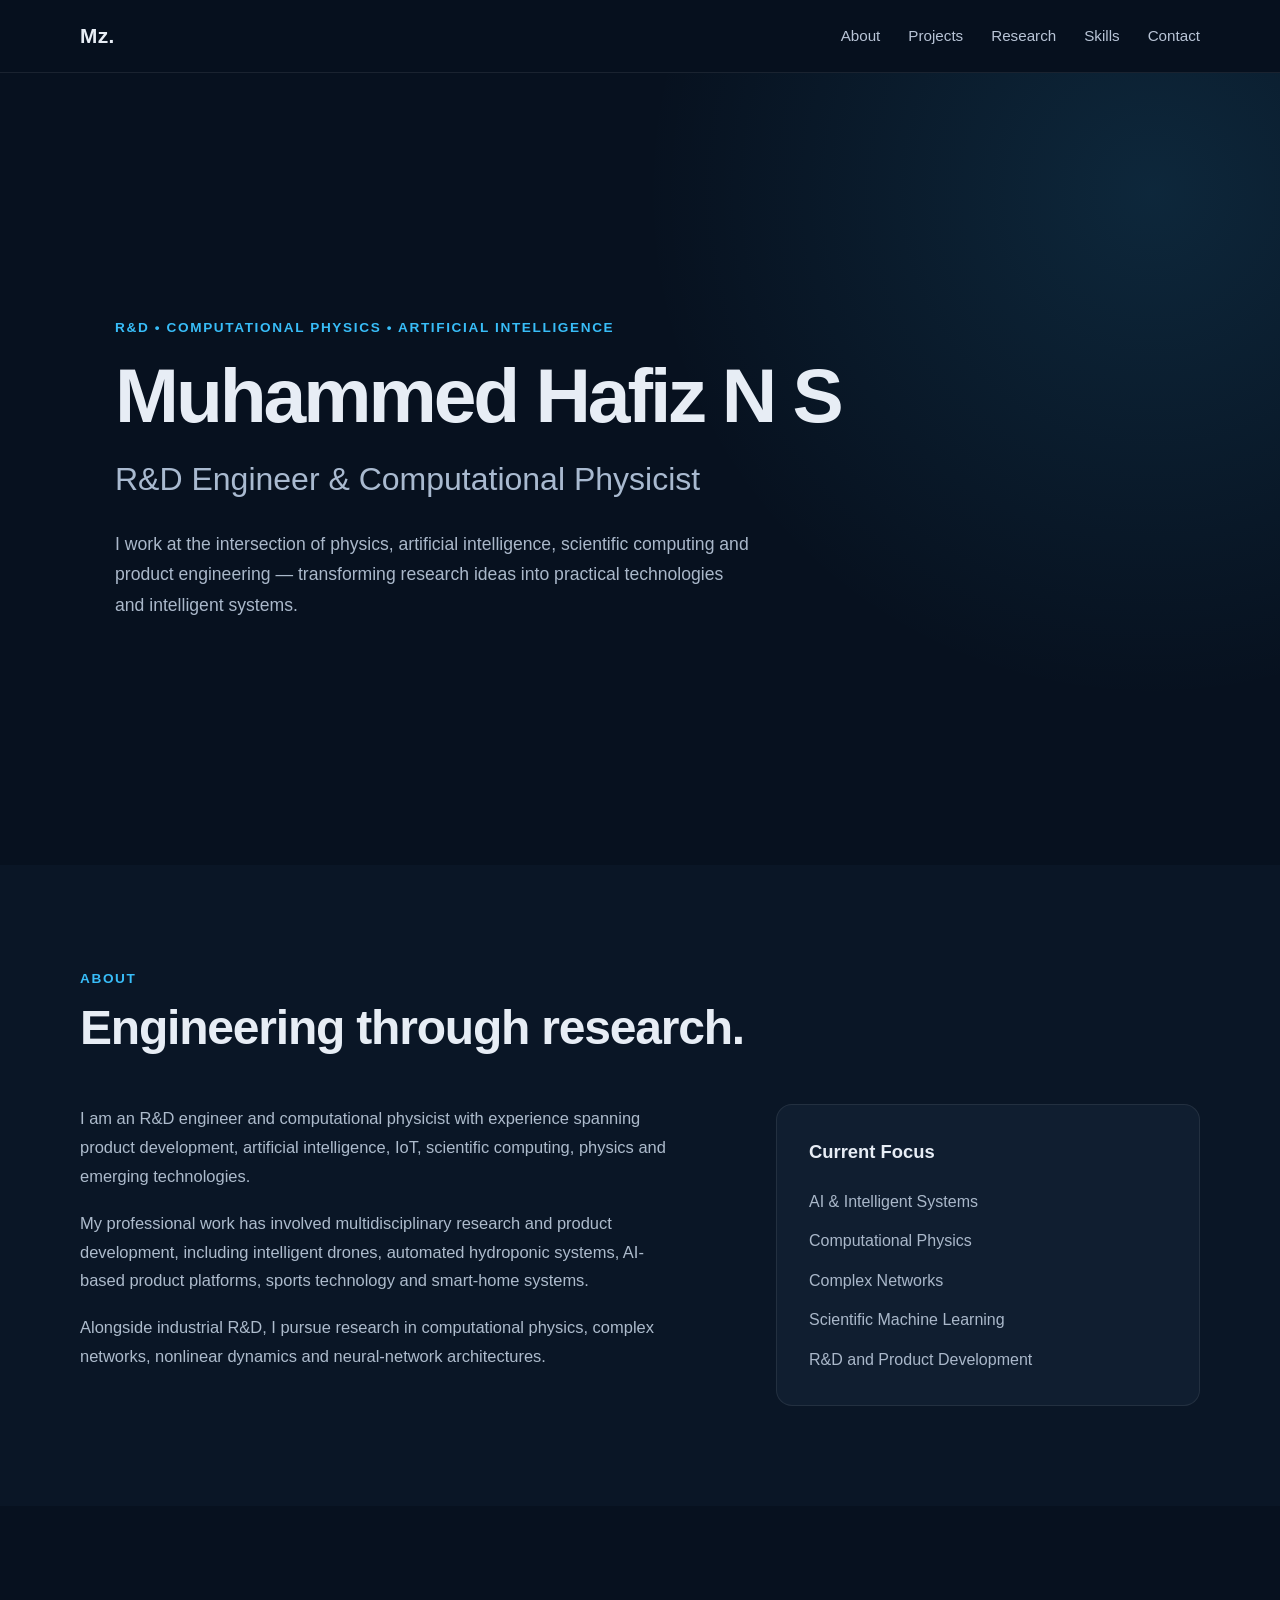
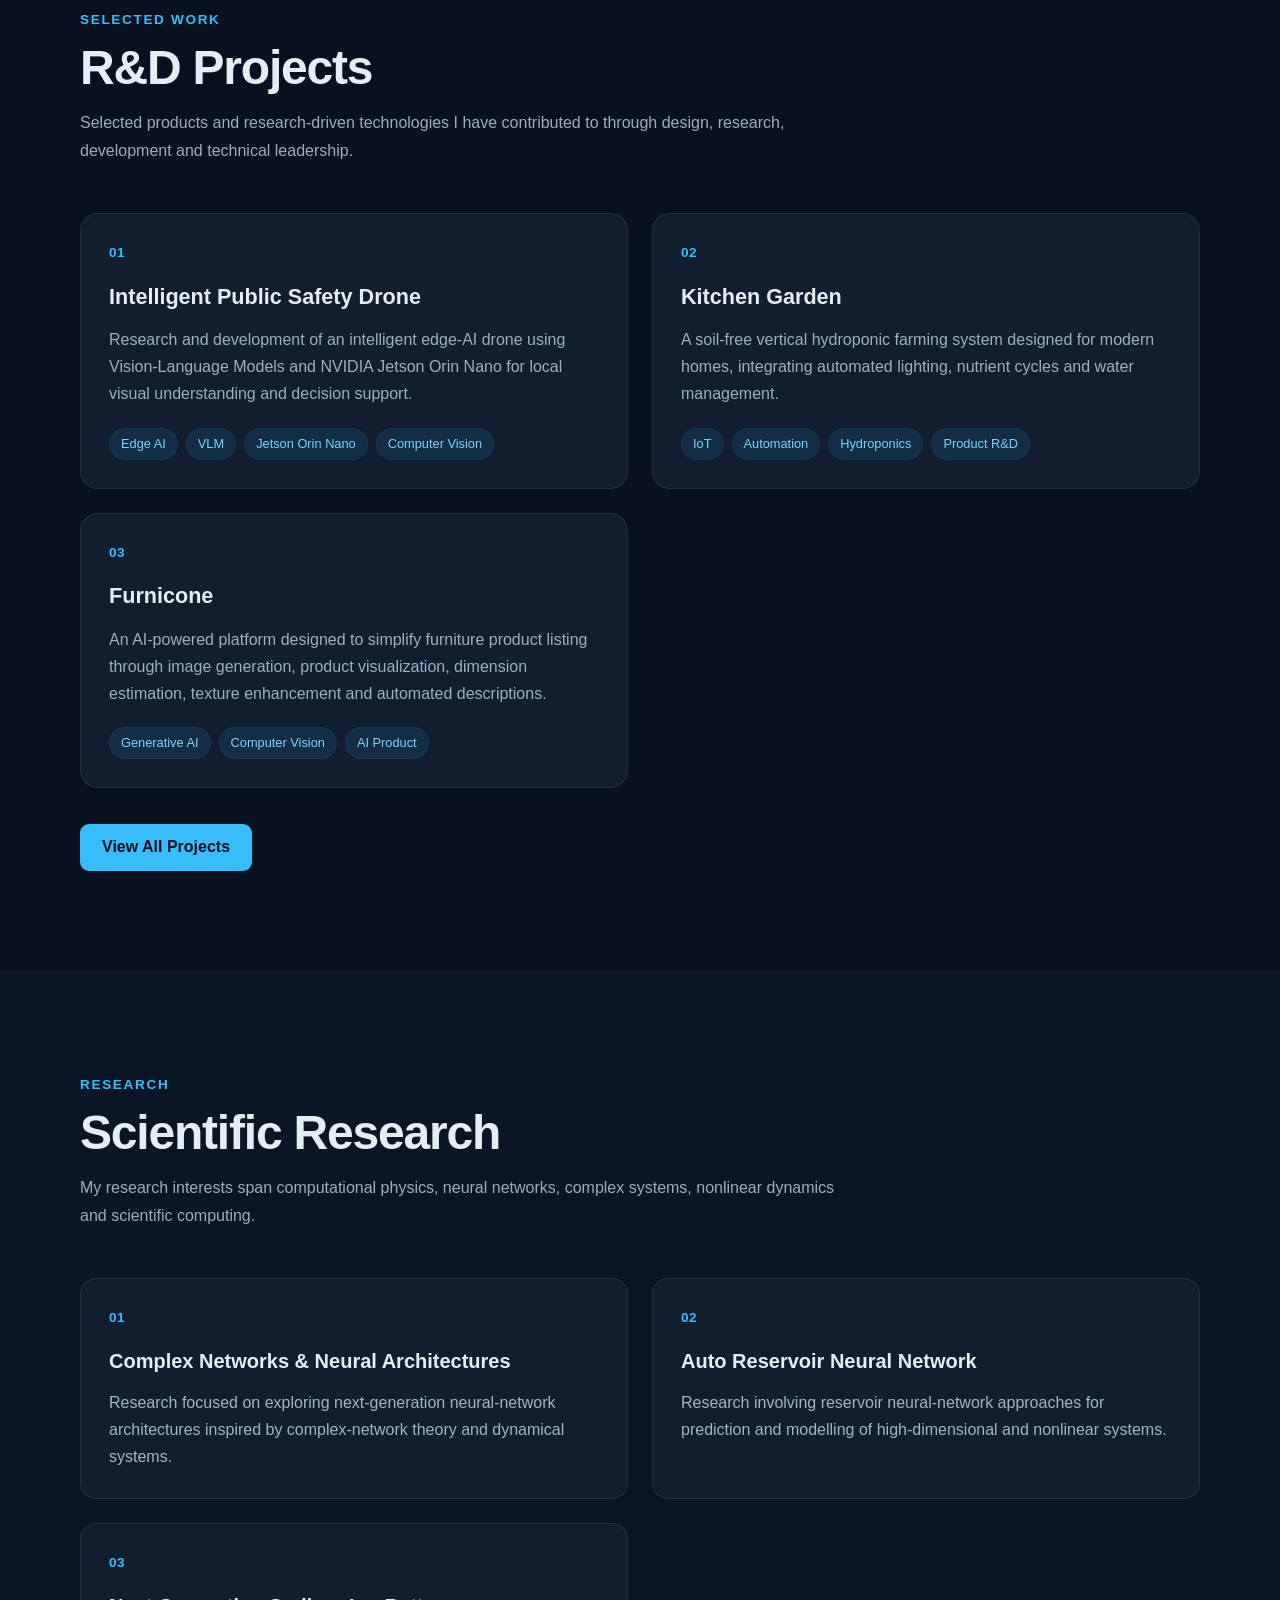
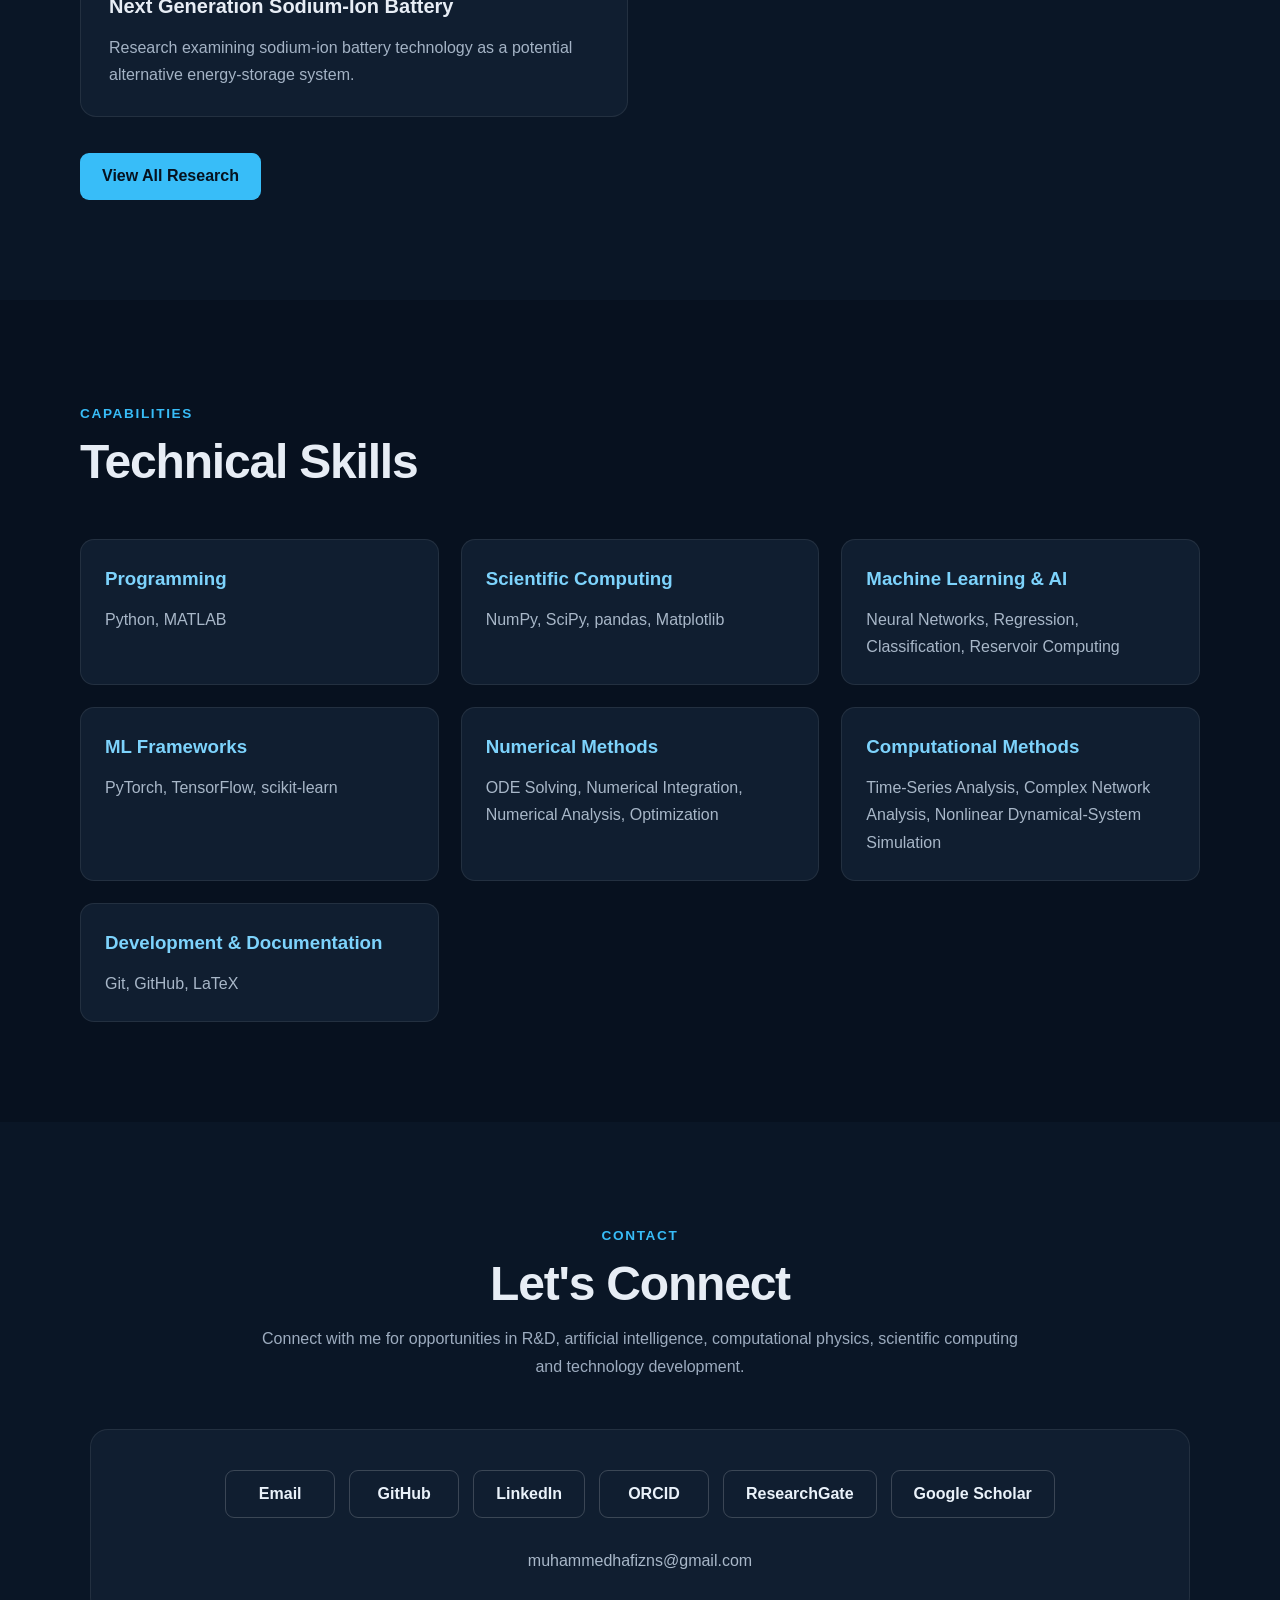
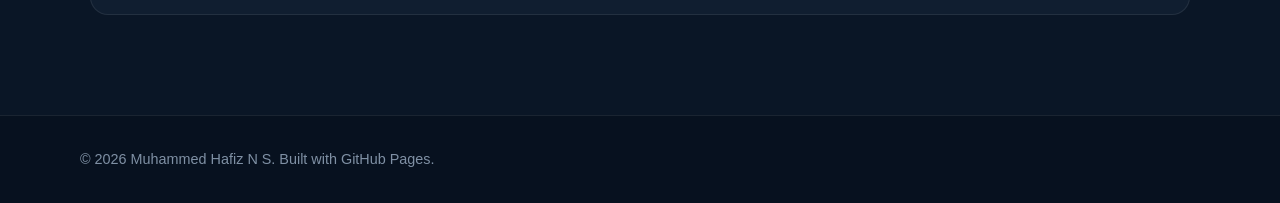
<file: index.html>
<!DOCTYPE html>
<html lang="en">

<head>

    <meta charset="UTF-8">

    <meta name="viewport"
          content="width=device-width, initial-scale=1.0">

    <meta name="description"
          content="Portfolio of Muhammed Hafiz N S - R&D Engineer, Computational Physicist and AI researcher.">

    <meta name="author"
          content="Muhammed Hafiz N S">

    <title>
        Muhammed Hafiz N S | R&D Engineer
    </title>

    <link rel="stylesheet"
          href="style.css">

</head>


<body>


    <!-- =========================================================
         NAVIGATION
    ========================================================== -->

    <nav class="navbar">

        <div class="nav-container">

            <a href="index.html"
               class="logo">

                Mz.

            </a>


            <div class="nav-links">

                <a href="#about">
                    About
                </a>

                <a href="projects.html">
                    Projects
                </a>

                <a href="research.html">
                    Research
                </a>

                <a href="#skills">
                    Skills
                </a>

                <a href="#contact">
                    Contact
                </a>

            </div>

        </div>

    </nav>



    <!-- =========================================================
         MAIN
    ========================================================== -->

    <main>


        <!-- =====================================================
             HERO
        ====================================================== -->

        <section class="hero"
                 id="home">

            <div class="container hero-content">


                <p class="eyebrow">

                    R&D • Computational Physics • Artificial Intelligence

                </p>


                <h1>

                    Muhammed Hafiz N S

                </h1>


                <h2>

                    R&D Engineer &amp; Computational Physicist

                </h2>


                <p class="hero-description">

                    I work at the intersection of physics,
                    artificial intelligence, scientific computing
                    and product engineering — transforming research
                    ideas into practical technologies and intelligent systems.

                </p>


            </div>

        </section>



        <!-- =====================================================
             ABOUT
        ====================================================== -->

        <section class="section section-alt"
                 id="about">

            <div class="container">


                <div class="section-heading">

                    <span>
                        About
                    </span>


                    <h2>
                        Engineering through research.
                    </h2>

                </div>



                <div class="about-grid">


                    <!-- ABOUT TEXT -->

                    <div class="about-text">

                        <p>

                            I am an R&D engineer and computational physicist
                            with experience spanning product development,
                            artificial intelligence, IoT, scientific computing,
                            physics and emerging technologies.

                        </p>


                        <p>

                            My professional work has involved multidisciplinary
                            research and product development, including intelligent
                            drones, automated hydroponic systems, AI-based product
                            platforms, sports technology and smart-home systems.

                        </p>


                        <p>

                            Alongside industrial R&D, I pursue research in
                            computational physics, complex networks,
                            nonlinear dynamics and neural-network architectures.

                        </p>

                    </div>



                    <!-- CURRENT FOCUS -->

                    <div class="about-card">

                        <h3>
                            Current Focus
                        </h3>


                        <p>
                            AI &amp; Intelligent Systems
                        </p>

                        <p>
                            Computational Physics
                        </p>

                        <p>
                            Complex Networks
                        </p>

                        <p>
                            Scientific Machine Learning
                        </p>

                        <p>
                            R&amp;D and Product Development
                        </p>

                    </div>


                </div>

            </div>

        </section>



        <!-- =====================================================
             PROJECTS PREVIEW
        ====================================================== -->

        <section class="section"
                 id="projects">

            <div class="container">


                <div class="section-heading">

                    <span>
                        Selected Work
                    </span>


                    <h2>
                        R&amp;D Projects
                    </h2>


                    <p>

                        Selected products and research-driven technologies
                        I have contributed to through design, research,
                        development and technical leadership.

                    </p>

                </div>



                <div class="project-grid">


                    <!-- =================================================
                         PROJECT 01
                         INTELLIGENT PUBLIC SAFETY DRONE
                    ================================================== -->

                    <article class="project-card">

                        <div class="project-number">
                            01
                        </div>


                        <h3>
                            Intelligent Public Safety Drone
                        </h3>


                        <p>

                            Research and development of an intelligent
                            edge-AI drone using Vision-Language Models
                            and NVIDIA Jetson Orin Nano for local
                            visual understanding and decision support.

                        </p>


                        <div class="tags">

                            <span class="tag">
                                Edge AI
                            </span>

                            <span class="tag">
                                VLM
                            </span>

                            <span class="tag">
                                Jetson Orin Nano
                            </span>

                            <span class="tag">
                                Computer Vision
                            </span>

                        </div>

                    </article>



                    <!-- =================================================
                         PROJECT 02
                         KITCHEN GARDEN
                    ================================================== -->

                    <article class="project-card">

                        <div class="project-number">
                            02
                        </div>


                        <h3>
                            Kitchen Garden
                        </h3>


                        <p>

                            A soil-free vertical hydroponic farming system
                            designed for modern homes, integrating automated
                            lighting, nutrient cycles and water management.

                        </p>


                        <div class="tags">

                            <span class="tag">
                                IoT
                            </span>

                            <span class="tag">
                                Automation
                            </span>

                            <span class="tag">
                                Hydroponics
                            </span>

                            <span class="tag">
                                Product R&amp;D
                            </span>

                        </div>

                    </article>



                    <!-- =================================================
                         PROJECT 03
                         FURNICONE
                    ================================================== -->

                    <article class="project-card">

                        <div class="project-number">
                            03
                        </div>


                        <h3>
                            Furnicone
                        </h3>


                        <p>

                            An AI-powered platform designed to simplify
                            furniture product listing through image generation,
                            product visualization, dimension estimation,
                            texture enhancement and automated descriptions.

                        </p>


                        <div class="tags">

                            <span class="tag">
                                Generative AI
                            </span>

                            <span class="tag">
                                Computer Vision
                            </span>

                            <span class="tag">
                                AI Product
                            </span>

                        </div>

                    </article>


                </div>



                <!-- PROJECT ACTION -->

                <div class="section-actions">

                    <a href="projects.html"
                       class="btn btn-primary">

                        View All Projects

                    </a>

                </div>


            </div>

        </section>



        <!-- =====================================================
             RESEARCH PREVIEW
        ====================================================== -->

        <section class="section section-alt"
                 id="research">

            <div class="container">


                <div class="section-heading">

                    <span>
                        Research
                    </span>


                    <h2>
                        Scientific Research
                    </h2>


                    <p>

                        My research interests span computational physics,
                        neural networks, complex systems,
                        nonlinear dynamics and scientific computing.

                    </p>

                </div>



                <div class="research-grid">


                    <!-- =================================================
                         RESEARCH 01
                    ================================================== -->

                    <article class="research-card">

                        <div class="project-number">
                            01
                        </div>


                        <h3>
                            Complex Networks &amp; Neural Architectures
                        </h3>


                        <p>

                            Research focused on exploring next-generation
                            neural-network architectures inspired by
                            complex-network theory and dynamical systems.

                        </p>

                    </article>



                    <!-- =================================================
                         RESEARCH 02
                    ================================================== -->

                    <article class="research-card">

                        <div class="project-number">
                            02
                        </div>


                        <h3>
                            Auto Reservoir Neural Network
                        </h3>


                        <p>

                            Research involving reservoir neural-network
                            approaches for prediction and modelling of
                            high-dimensional and nonlinear systems.

                        </p>

                    </article>



                    <!-- =================================================
                         RESEARCH 03
                    ================================================== -->

                    <article class="research-card">

                        <div class="project-number">
                            03
                        </div>


                        <h3>
                            Next Generation Sodium-Ion Battery
                        </h3>


                        <p>

                            Research examining sodium-ion battery technology
                            as a potential alternative energy-storage system.

                        </p>

                    </article>


                </div>



                <!-- RESEARCH ACTION -->

                <div class="section-actions">

                    <a href="research.html"
                       class="btn btn-primary">

                        View All Research

                    </a>

                </div>


            </div>

        </section>



        <!-- =====================================================
             SKILLS
        ====================================================== -->

        <section class="section"
                 id="skills">

            <div class="container">


                <div class="section-heading">

                    <span>
                        Capabilities
                    </span>


                    <h2>
                        Technical Skills
                    </h2>

                </div>



                <div class="skill-groups">


                    <!-- PROGRAMMING -->

                    <div class="skill-box">

                        <h3>
                            Programming
                        </h3>

                        <p>
                            Python, MATLAB
                        </p>

                    </div>



                    <!-- SCIENTIFIC COMPUTING -->

                    <div class="skill-box">

                        <h3>
                            Scientific Computing
                        </h3>

                        <p>
                            NumPy, SciPy, pandas, Matplotlib
                        </p>

                    </div>



                    <!-- MACHINE LEARNING -->

                    <div class="skill-box">

                        <h3>
                            Machine Learning &amp; AI
                        </h3>

                        <p>

                            Neural Networks,
                            Regression,
                            Classification,
                            Reservoir Computing

                        </p>

                    </div>



                    <!-- ML FRAMEWORKS -->

                    <div class="skill-box">

                        <h3>
                            ML Frameworks
                        </h3>

                        <p>
                            PyTorch, TensorFlow, scikit-learn
                        </p>

                    </div>



                    <!-- NUMERICAL METHODS -->

                    <div class="skill-box">

                        <h3>
                            Numerical Methods
                        </h3>

                        <p>

                            ODE Solving,
                            Numerical Integration,
                            Numerical Analysis,
                            Optimization

                        </p>

                    </div>



                    <!-- COMPUTATIONAL METHODS -->

                    <div class="skill-box">

                        <h3>
                            Computational Methods
                        </h3>

                        <p>

                            Time-Series Analysis,
                            Complex Network Analysis,
                            Nonlinear Dynamical-System Simulation

                        </p>

                    </div>



                    <!-- DEVELOPMENT -->

                    <div class="skill-box">

                        <h3>
                            Development &amp; Documentation
                        </h3>

                        <p>
                            Git, GitHub, LaTeX
                        </p>

                    </div>


                </div>

            </div>

        </section>



        <!-- =====================================================
             CONTACT
        ====================================================== -->

        <section class="section section-alt"
                 id="contact">

            <div class="container">


                <div class="section-heading contact-heading">

                    <span>
                        Contact
                    </span>


                    <h2>
                        Let's Connect
                    </h2>


                    <p>

                        Connect with me for opportunities in R&amp;D,
                        artificial intelligence, computational physics,
                        scientific computing and technology development.

                    </p>

                </div>



                <div class="contact-box">


                    <div class="contact-buttons">


                        <!-- EMAIL -->

                        <a href="mailto:muhammedhafizns@gmail.com"
                           class="btn btn-secondary">

                            Email

                        </a>



                        <!-- GITHUB -->

                        <a href="https://github.com/muhammedhafizns"
                           target="_blank"
                           rel="noopener noreferrer"
                           class="btn btn-secondary">

                            GitHub

                        </a>



                        <!-- LINKEDIN -->

                        <a href="https://www.linkedin.com/in/muhammed-hafiz-ns/"
                           target="_blank"
                           rel="noopener noreferrer"
                           class="btn btn-secondary">

                            LinkedIn

                        </a>



                        <!-- ORCID -->

                        <a href="https://orcid.org/0000-0001-8086-7701"
                           target="_blank"
                           rel="noopener noreferrer"
                           class="btn btn-secondary">

                            ORCID

                        </a>



                        <!-- RESEARCHGATE -->

                        <a href="YOUR-RESEARCHGATE-URL"
                           target="_blank"
                           rel="noopener noreferrer"
                           class="btn btn-secondary">

                            ResearchGate

                        </a>



                        <!-- GOOGLE SCHOLAR -->

                        <a href="https://scholar.google.com/citations?user=-50PSSIAAAAJ&hl=en"
                           target="_blank"
                           rel="noopener noreferrer"
                           class="btn btn-secondary">

                            Google Scholar

                        </a>


                    </div>



                    <!-- EMAIL ADDRESS -->

                    <div class="contact-email">

                        <a href="mailto:muhammedhafizns@gmail.com">

                            muhammedhafizns@gmail.com

                        </a>

                    </div>


                </div>

            </div>

        </section>


    </main>



    <!-- =========================================================
         FOOTER
    ========================================================== -->

    <footer>

        <div class="container">

            <p>

                © 2026 Muhammed Hafiz N S.
                Built with GitHub Pages.

            </p>

        </div>

    </footer>


</body>

</html>
</file>
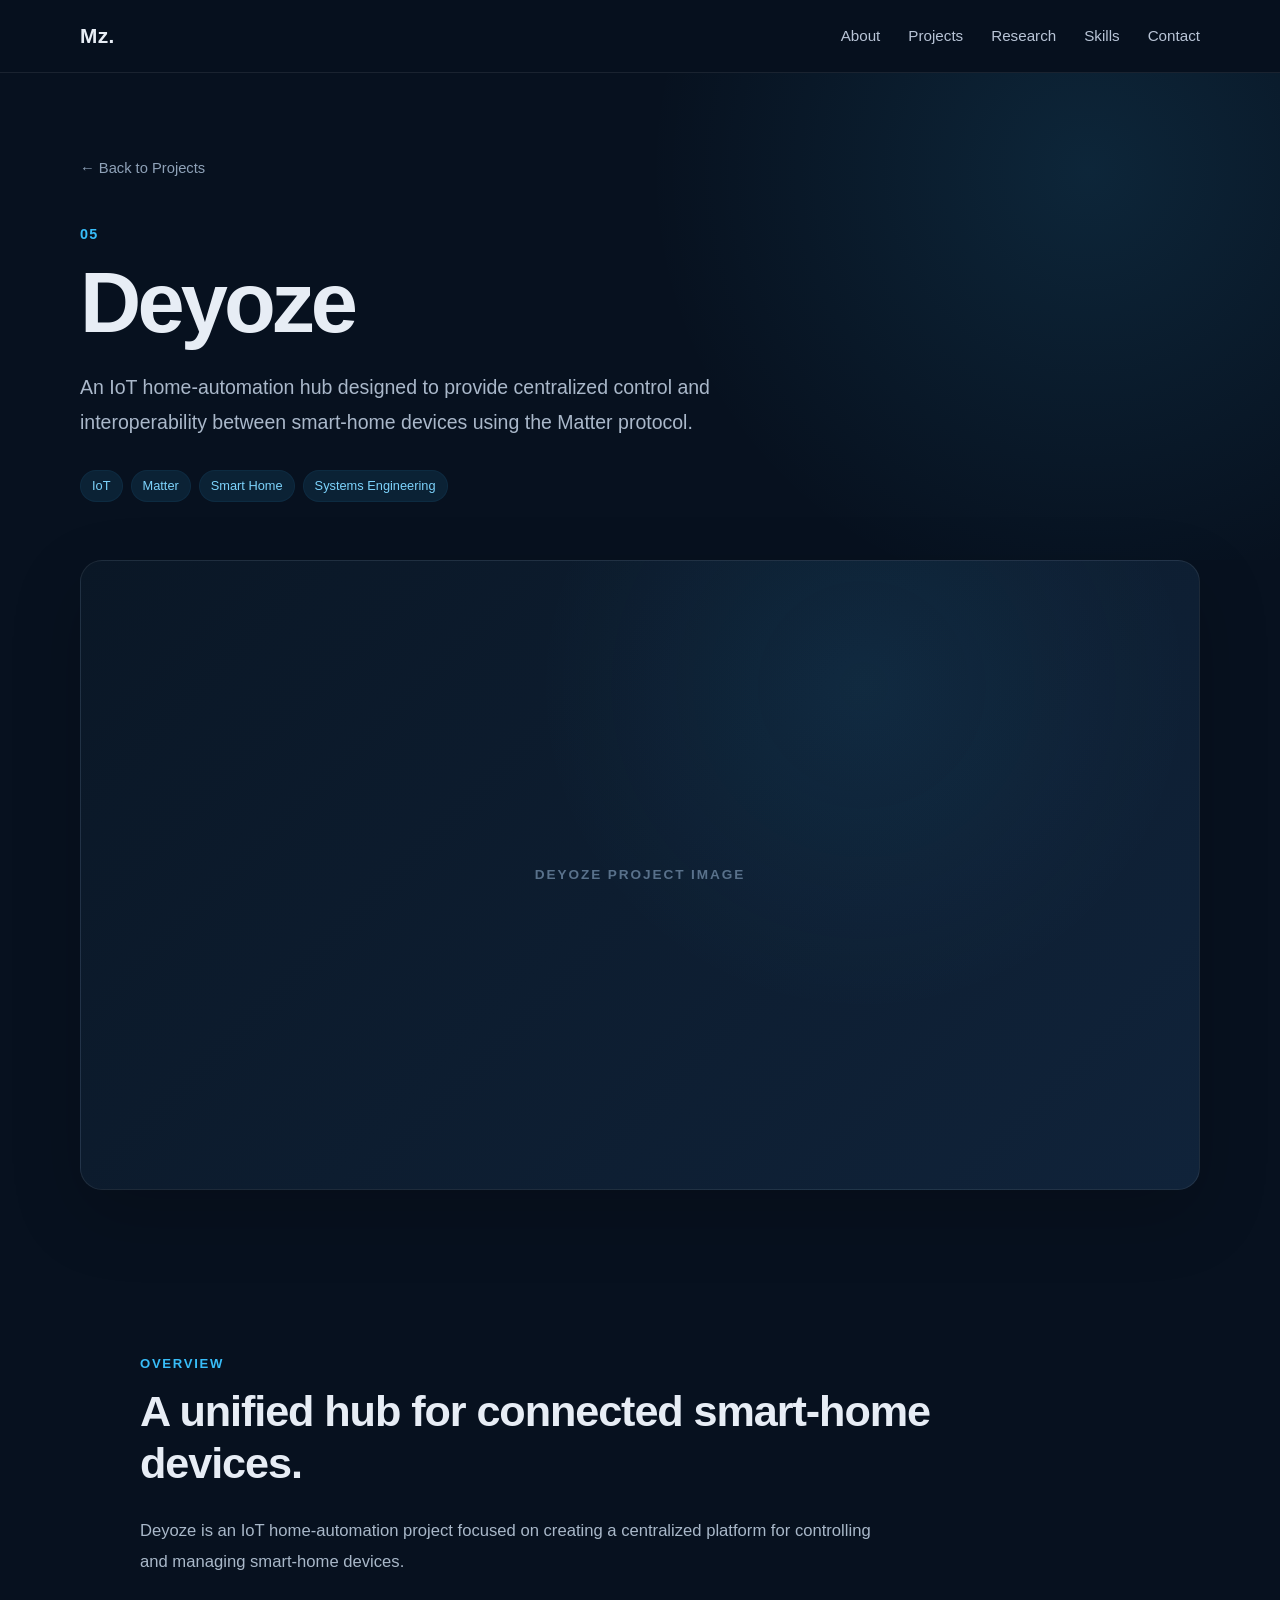
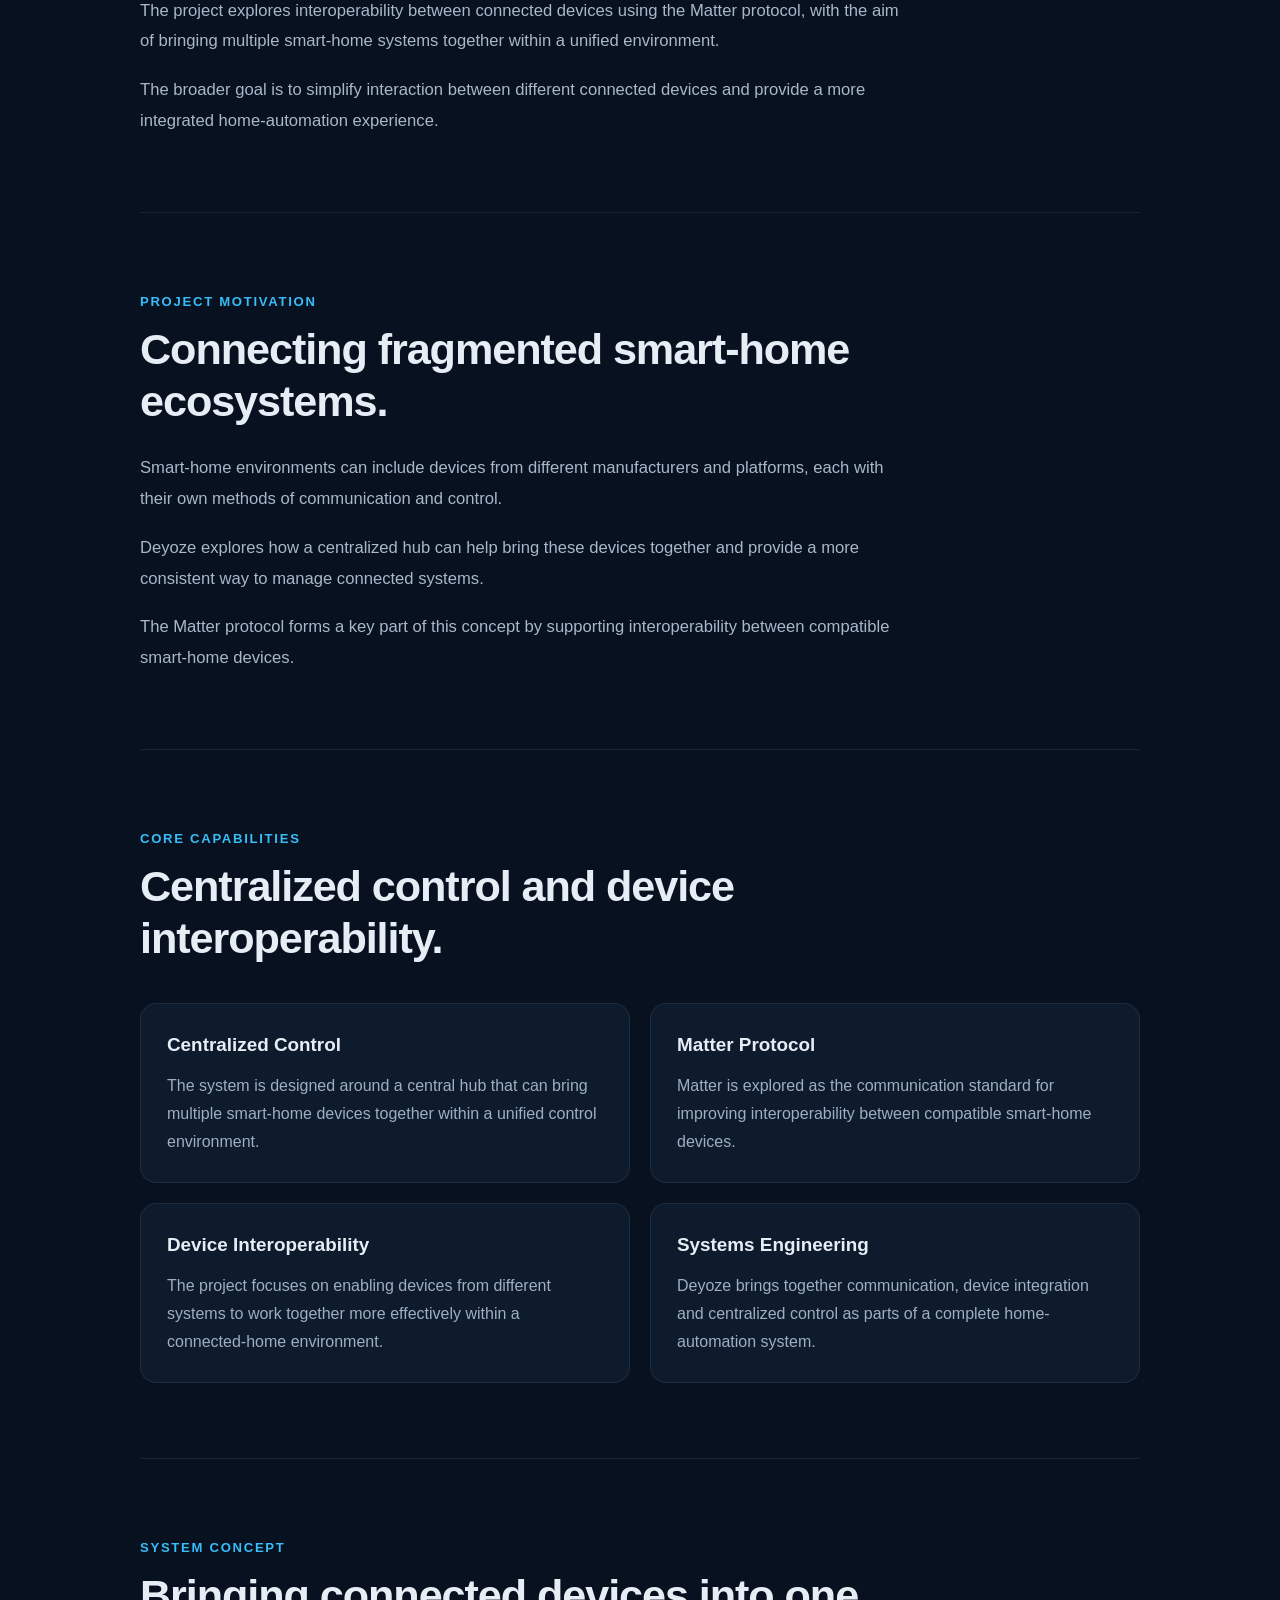
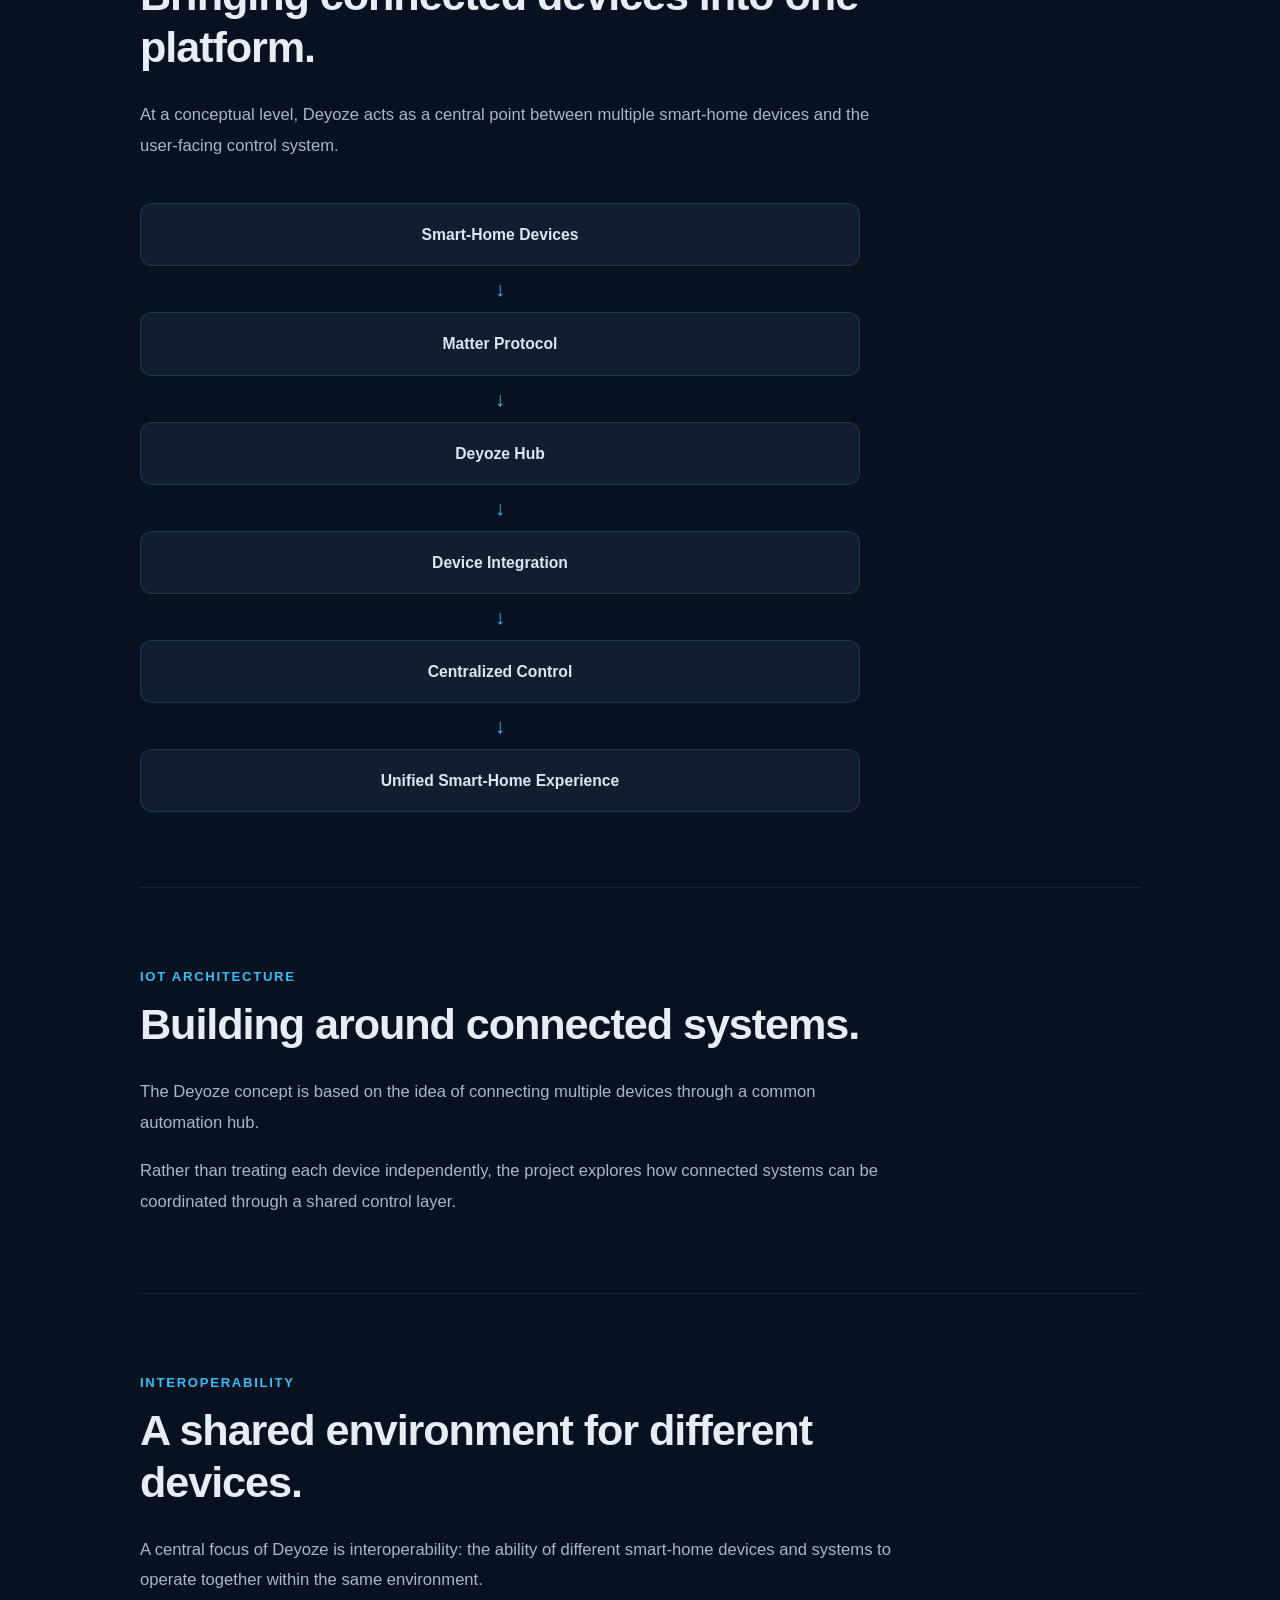
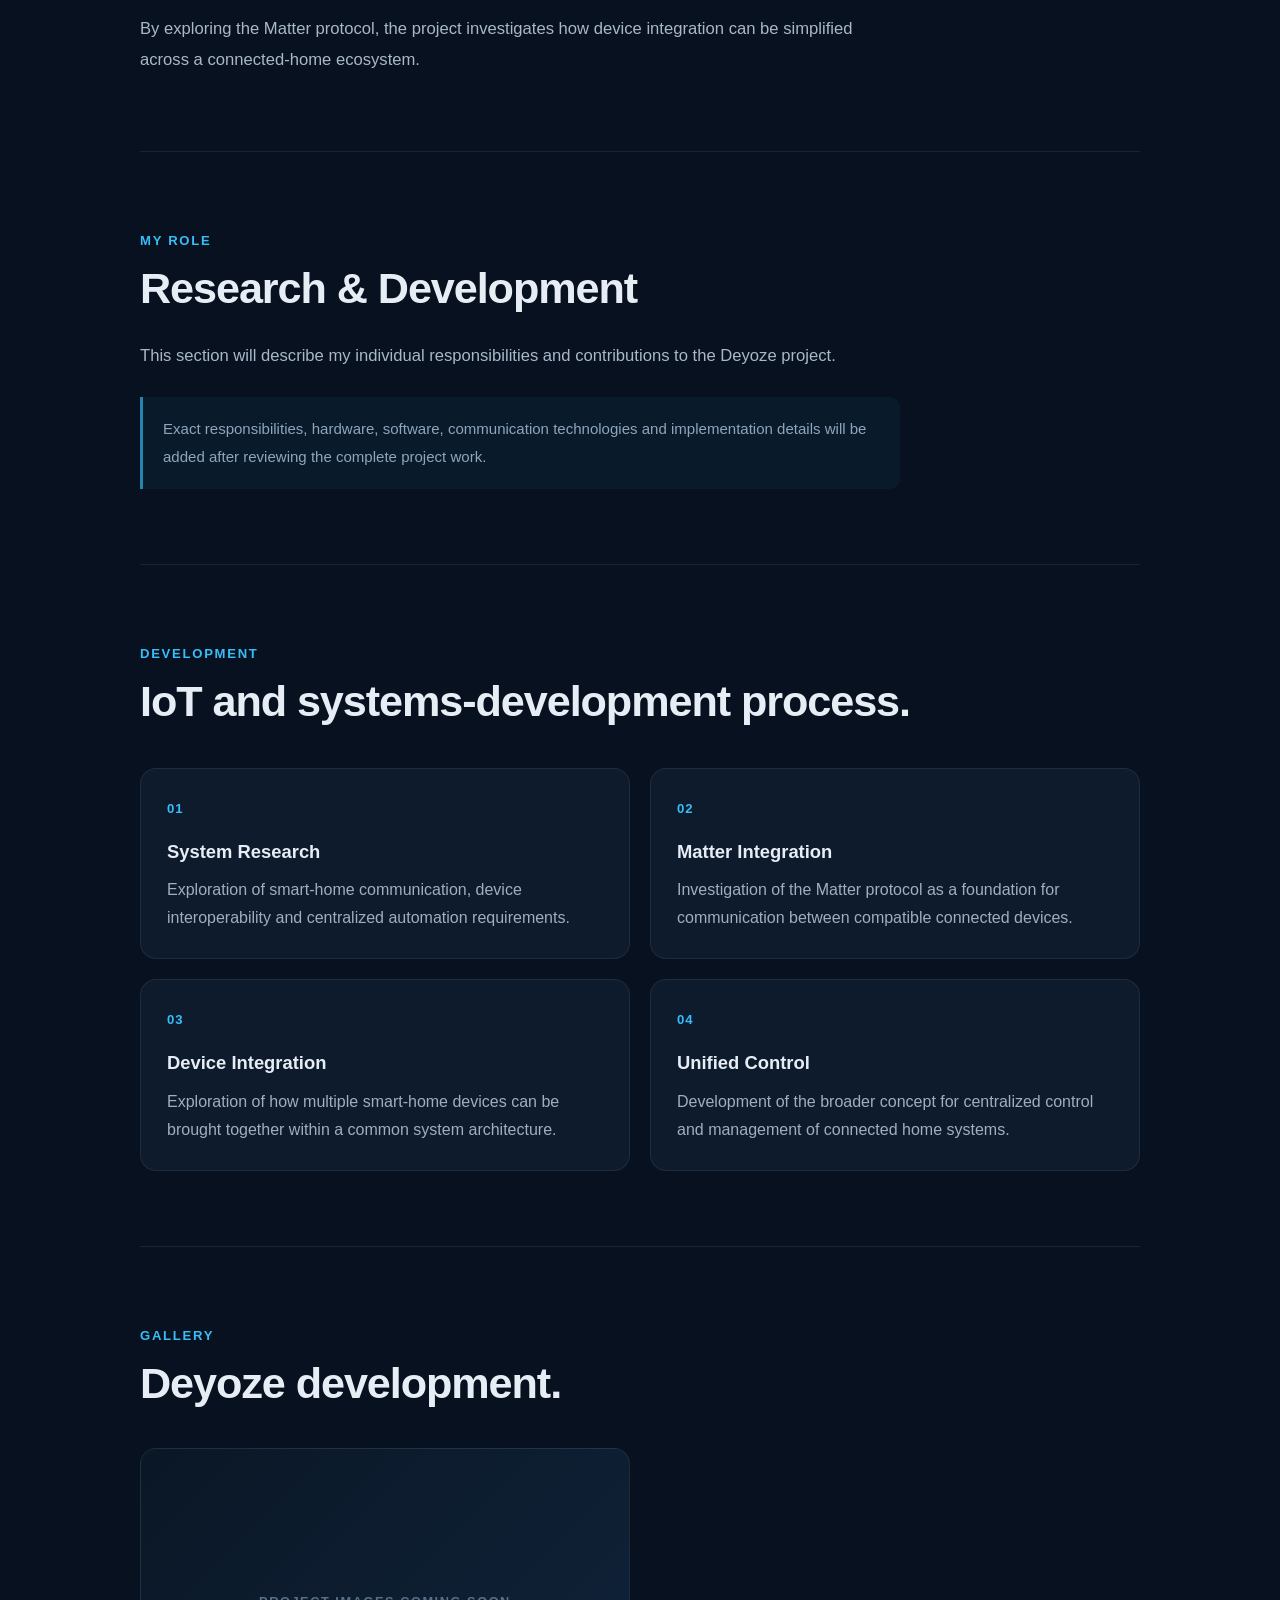
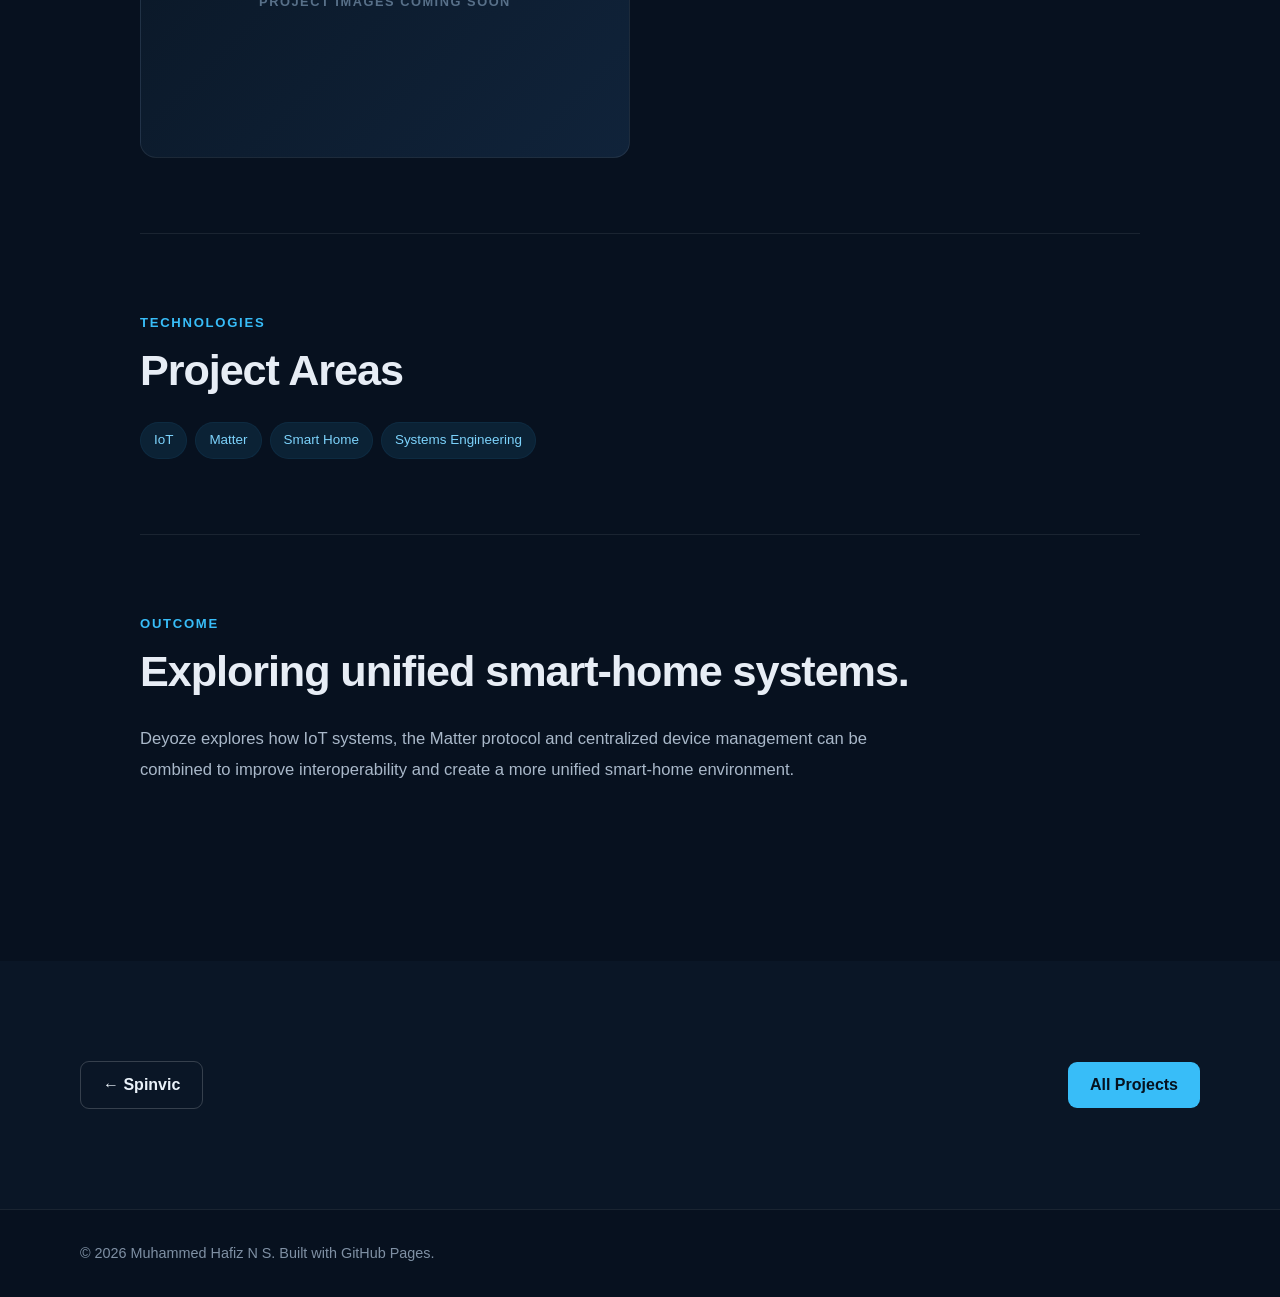
<file: projects/deyoze.html>
<!DOCTYPE html>
<html lang="en">

<head>

    <meta charset="UTF-8">

    <meta name="viewport"
          content="width=device-width, initial-scale=1.0">

    <meta name="description"
          content="Deyoze - an IoT home-automation hub based on the Matter protocol by Muhammed Hafiz N S.">

    <meta name="author"
          content="Muhammed Hafiz N S">

    <title>
        Deyoze | Muhammed Hafiz N S
    </title>

    <!--
        This file is inside the /projects/ folder.
        ../ moves back to the repository root.
    -->
    <link rel="stylesheet"
          href="../style.css">

</head>


<body>


    <!-- =========================================================
         NAVIGATION
    ========================================================== -->

    <nav class="navbar">

        <div class="nav-container">

            <a href="../index.html"
               class="logo">
                Mz.
            </a>


            <div class="nav-links">

                <a href="../index.html#about">
                    About
                </a>

                <a href="../projects.html">
                    Projects
                </a>

                <a href="../research.html">
                    Research
                </a>

                <a href="../index.html#skills">
                    Skills
                </a>

                <a href="../index.html#contact">
                    Contact
                </a>

            </div>

        </div>

    </nav>



    <!-- =========================================================
         MAIN
    ========================================================== -->

    <main>


        <!-- =====================================================
             PROJECT HERO
        ====================================================== -->

        <section class="project-detail-hero">

            <div class="container">


                <!-- BACK TO PROJECTS -->

                <div class="project-detail-back">

                    <a href="../projects.html">
                        ← Back to Projects
                    </a>

                </div>



                <!-- PROJECT NUMBER -->

                <div class="project-number">
                    05
                </div>



                <!-- PROJECT TITLE -->

                <h1 class="project-detail-title">
                    Deyoze
                </h1>



                <!-- INTRODUCTION -->

                <p class="project-detail-intro">

                    An IoT home-automation hub designed to provide
                    centralized control and interoperability between
                    smart-home devices using the Matter protocol.

                </p>



                <!-- PROJECT TAGS -->

                <div class="tags">

                    <span class="tag">
                        IoT
                    </span>

                    <span class="tag">
                        Matter
                    </span>

                    <span class="tag">
                        Smart Home
                    </span>

                    <span class="tag">
                        Systems Engineering
                    </span>

                </div>


            </div>

        </section>



        <!-- =====================================================
             MAIN PROJECT VISUAL
        ====================================================== -->

        <section class="project-detail-image-section">

            <div class="container">

                <!--
                    Replace this placeholder when
                    Deyoze project images are available.
                -->

                <div class="project-detail-main-image
                            project-detail-placeholder">

                    <span>
                        Deyoze Project Image
                    </span>

                </div>

            </div>

        </section>



        <!-- =====================================================
             PROJECT CONTENT
        ====================================================== -->

        <section class="section">

            <div class="container project-detail-content">


                <!-- =================================================
                     OVERVIEW
                ================================================== -->

                <div class="project-detail-section">

                    <span class="project-detail-label">
                        Overview
                    </span>


                    <h2>
                        A unified hub for connected smart-home devices.
                    </h2>


                    <p>

                        Deyoze is an IoT home-automation project focused
                        on creating a centralized platform for controlling
                        and managing smart-home devices.

                    </p>


                    <p>

                        The project explores interoperability between
                        connected devices using the Matter protocol,
                        with the aim of bringing multiple smart-home
                        systems together within a unified environment.

                    </p>


                    <p>

                        The broader goal is to simplify interaction
                        between different connected devices and provide
                        a more integrated home-automation experience.

                    </p>

                </div>



                <!-- =================================================
                     PROJECT MOTIVATION
                ================================================== -->

                <div class="project-detail-section">

                    <span class="project-detail-label">
                        Project Motivation
                    </span>


                    <h2>
                        Connecting fragmented smart-home ecosystems.
                    </h2>


                    <p>

                        Smart-home environments can include devices
                        from different manufacturers and platforms,
                        each with their own methods of communication
                        and control.

                    </p>


                    <p>

                        Deyoze explores how a centralized hub can help
                        bring these devices together and provide a more
                        consistent way to manage connected systems.

                    </p>


                    <p>

                        The Matter protocol forms a key part of this
                        concept by supporting interoperability between
                        compatible smart-home devices.

                    </p>

                </div>



                <!-- =================================================
                     CORE CAPABILITIES
                ================================================== -->

                <div class="project-detail-section">

                    <span class="project-detail-label">
                        Core Capabilities
                    </span>


                    <h2>
                        Centralized control and device interoperability.
                    </h2>


                    <div class="project-detail-grid">


                        <!-- CENTRALIZED CONTROL -->

                        <div class="project-detail-card">

                            <h3>
                                Centralized Control
                            </h3>

                            <p>

                                The system is designed around a central
                                hub that can bring multiple smart-home
                                devices together within a unified
                                control environment.

                            </p>

                        </div>



                        <!-- MATTER -->

                        <div class="project-detail-card">

                            <h3>
                                Matter Protocol
                            </h3>

                            <p>

                                Matter is explored as the communication
                                standard for improving interoperability
                                between compatible smart-home devices.

                            </p>

                        </div>



                        <!-- INTEROPERABILITY -->

                        <div class="project-detail-card">

                            <h3>
                                Device Interoperability
                            </h3>

                            <p>

                                The project focuses on enabling devices
                                from different systems to work together
                                more effectively within a connected-home
                                environment.

                            </p>

                        </div>



                        <!-- SYSTEMS ENGINEERING -->

                        <div class="project-detail-card">

                            <h3>
                                Systems Engineering
                            </h3>

                            <p>

                                Deyoze brings together communication,
                                device integration and centralized
                                control as parts of a complete
                                home-automation system.

                            </p>

                        </div>


                    </div>

                </div>



                <!-- =================================================
                     SYSTEM CONCEPT
                ================================================== -->

                <div class="project-detail-section">

                    <span class="project-detail-label">
                        System Concept
                    </span>


                    <h2>
                        Bringing connected devices into one platform.
                    </h2>


                    <p>

                        At a conceptual level, Deyoze acts as a central
                        point between multiple smart-home devices and
                        the user-facing control system.

                    </p>


                    <div class="system-flow">


                        <div class="system-flow-item">
                            Smart-Home Devices
                        </div>


                        <div class="system-flow-arrow">
                            ↓
                        </div>


                        <div class="system-flow-item">
                            Matter Protocol
                        </div>


                        <div class="system-flow-arrow">
                            ↓
                        </div>


                        <div class="system-flow-item">
                            Deyoze Hub
                        </div>


                        <div class="system-flow-arrow">
                            ↓
                        </div>


                        <div class="system-flow-item">
                            Device Integration
                        </div>


                        <div class="system-flow-arrow">
                            ↓
                        </div>


                        <div class="system-flow-item">
                            Centralized Control
                        </div>


                        <div class="system-flow-arrow">
                            ↓
                        </div>


                        <div class="system-flow-item">
                            Unified Smart-Home Experience
                        </div>


                    </div>

                </div>



                <!-- =================================================
                     IOT
                ================================================== -->

                <div class="project-detail-section">

                    <span class="project-detail-label">
                        IoT Architecture
                    </span>


                    <h2>
                        Building around connected systems.
                    </h2>


                    <p>

                        The Deyoze concept is based on the idea of
                        connecting multiple devices through a common
                        automation hub.

                    </p>


                    <p>

                        Rather than treating each device independently,
                        the project explores how connected systems can
                        be coordinated through a shared control layer.

                    </p>

                </div>



                <!-- =================================================
                     INTEROPERABILITY
                ================================================== -->

                <div class="project-detail-section">

                    <span class="project-detail-label">
                        Interoperability
                    </span>


                    <h2>
                        A shared environment for different devices.
                    </h2>


                    <p>

                        A central focus of Deyoze is interoperability:
                        the ability of different smart-home devices
                        and systems to operate together within the
                        same environment.

                    </p>


                    <p>

                        By exploring the Matter protocol, the project
                        investigates how device integration can be
                        simplified across a connected-home ecosystem.

                    </p>

                </div>



                <!-- =================================================
                     MY ROLE
                ================================================== -->

                <div class="project-detail-section">

                    <span class="project-detail-label">
                        My Role
                    </span>


                    <h2>
                        Research &amp; Development
                    </h2>


                    <p>

                        This section will describe my individual
                        responsibilities and contributions to the
                        Deyoze project.

                    </p>


                    <p class="project-detail-note">

                        Exact responsibilities, hardware, software,
                        communication technologies and implementation
                        details will be added after reviewing the
                        complete project work.

                    </p>

                </div>



                <!-- =================================================
                     DEVELOPMENT
                ================================================== -->

                <div class="project-detail-section">

                    <span class="project-detail-label">
                        Development
                    </span>


                    <h2>
                        IoT and systems-development process.
                    </h2>


                    <div class="development-steps">


                        <!-- STEP 01 -->

                        <div class="development-step">

                            <span>
                                01
                            </span>

                            <h3>
                                System Research
                            </h3>

                            <p>

                                Exploration of smart-home communication,
                                device interoperability and centralized
                                automation requirements.

                            </p>

                        </div>



                        <!-- STEP 02 -->

                        <div class="development-step">

                            <span>
                                02
                            </span>

                            <h3>
                                Matter Integration
                            </h3>

                            <p>

                                Investigation of the Matter protocol as
                                a foundation for communication between
                                compatible connected devices.

                            </p>

                        </div>



                        <!-- STEP 03 -->

                        <div class="development-step">

                            <span>
                                03
                            </span>

                            <h3>
                                Device Integration
                            </h3>

                            <p>

                                Exploration of how multiple smart-home
                                devices can be brought together within
                                a common system architecture.

                            </p>

                        </div>



                        <!-- STEP 04 -->

                        <div class="development-step">

                            <span>
                                04
                            </span>

                            <h3>
                                Unified Control
                            </h3>

                            <p>

                                Development of the broader concept for
                                centralized control and management of
                                connected home systems.

                            </p>

                        </div>


                    </div>

                </div>



                <!-- =================================================
                     PROJECT GALLERY
                ================================================== -->

                <div class="project-detail-section">

                    <span class="project-detail-label">
                        Gallery
                    </span>


                    <h2>
                        Deyoze development.
                    </h2>


                    <div class="project-gallery">


                        <!--
                            Replace this placeholder when
                            Deyoze project images are available.

                            Example path:

                            ../images/Deyoze/deyoze-01.jpg
                        -->


                        <div class="project-gallery-item
                                    project-gallery-placeholder">

                            <span>
                                Project Images Coming Soon
                            </span>

                        </div>


                    </div>

                </div>



                <!-- =================================================
                     TECHNOLOGIES
                ================================================== -->

                <div class="project-detail-section">

                    <span class="project-detail-label">
                        Technologies
                    </span>


                    <h2>
                        Project Areas
                    </h2>


                    <div class="tags">

                        <span class="tag">
                            IoT
                        </span>

                        <span class="tag">
                            Matter
                        </span>

                        <span class="tag">
                            Smart Home
                        </span>

                        <span class="tag">
                            Systems Engineering
                        </span>

                    </div>

                </div>



                <!-- =================================================
                     OUTCOME
                ================================================== -->

                <div class="project-detail-section">

                    <span class="project-detail-label">
                        Outcome
                    </span>


                    <h2>
                        Exploring unified smart-home systems.
                    </h2>


                    <p>

                        Deyoze explores how IoT systems, the Matter
                        protocol and centralized device management can
                        be combined to improve interoperability and
                        create a more unified smart-home environment.

                    </p>

                </div>


            </div>

        </section>



        <!-- =====================================================
             PROJECT NAVIGATION
        ====================================================== -->

        <section class="section section-alt">

            <div class="container project-navigation">


                <!-- PREVIOUS PROJECT -->

                <a href="spinvic.html"
                   class="btn btn-secondary">

                    ← Spinvic

                </a>



                <!-- ALL PROJECTS -->

                <a href="../projects.html"
                   class="btn btn-primary">

                    All Projects

                </a>


            </div>

        </section>


    </main>



    <!-- =========================================================
         FOOTER
    ========================================================== -->

    <footer>

        <div class="container">

            <p>

                © 2026 Muhammed Hafiz N S.
                Built with GitHub Pages.

            </p>

        </div>

    </footer>


</body>

</html>
</file>
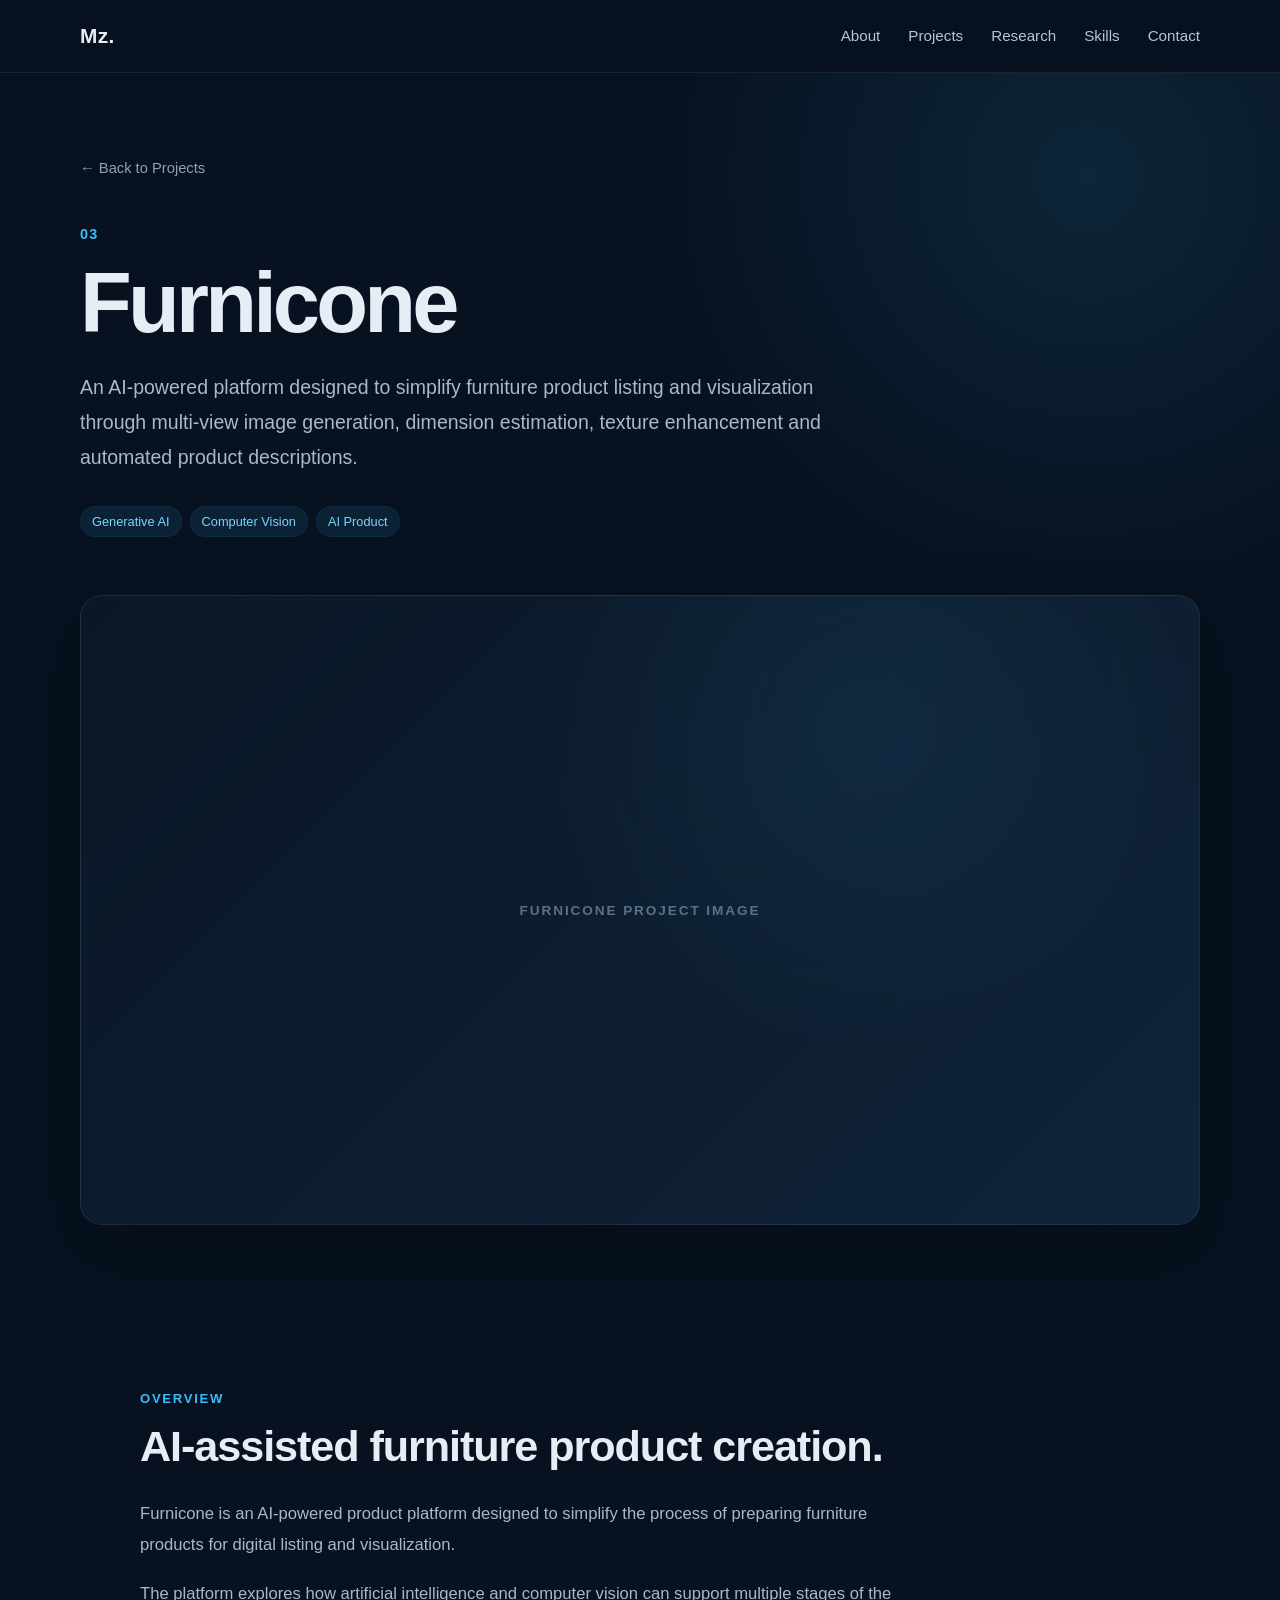
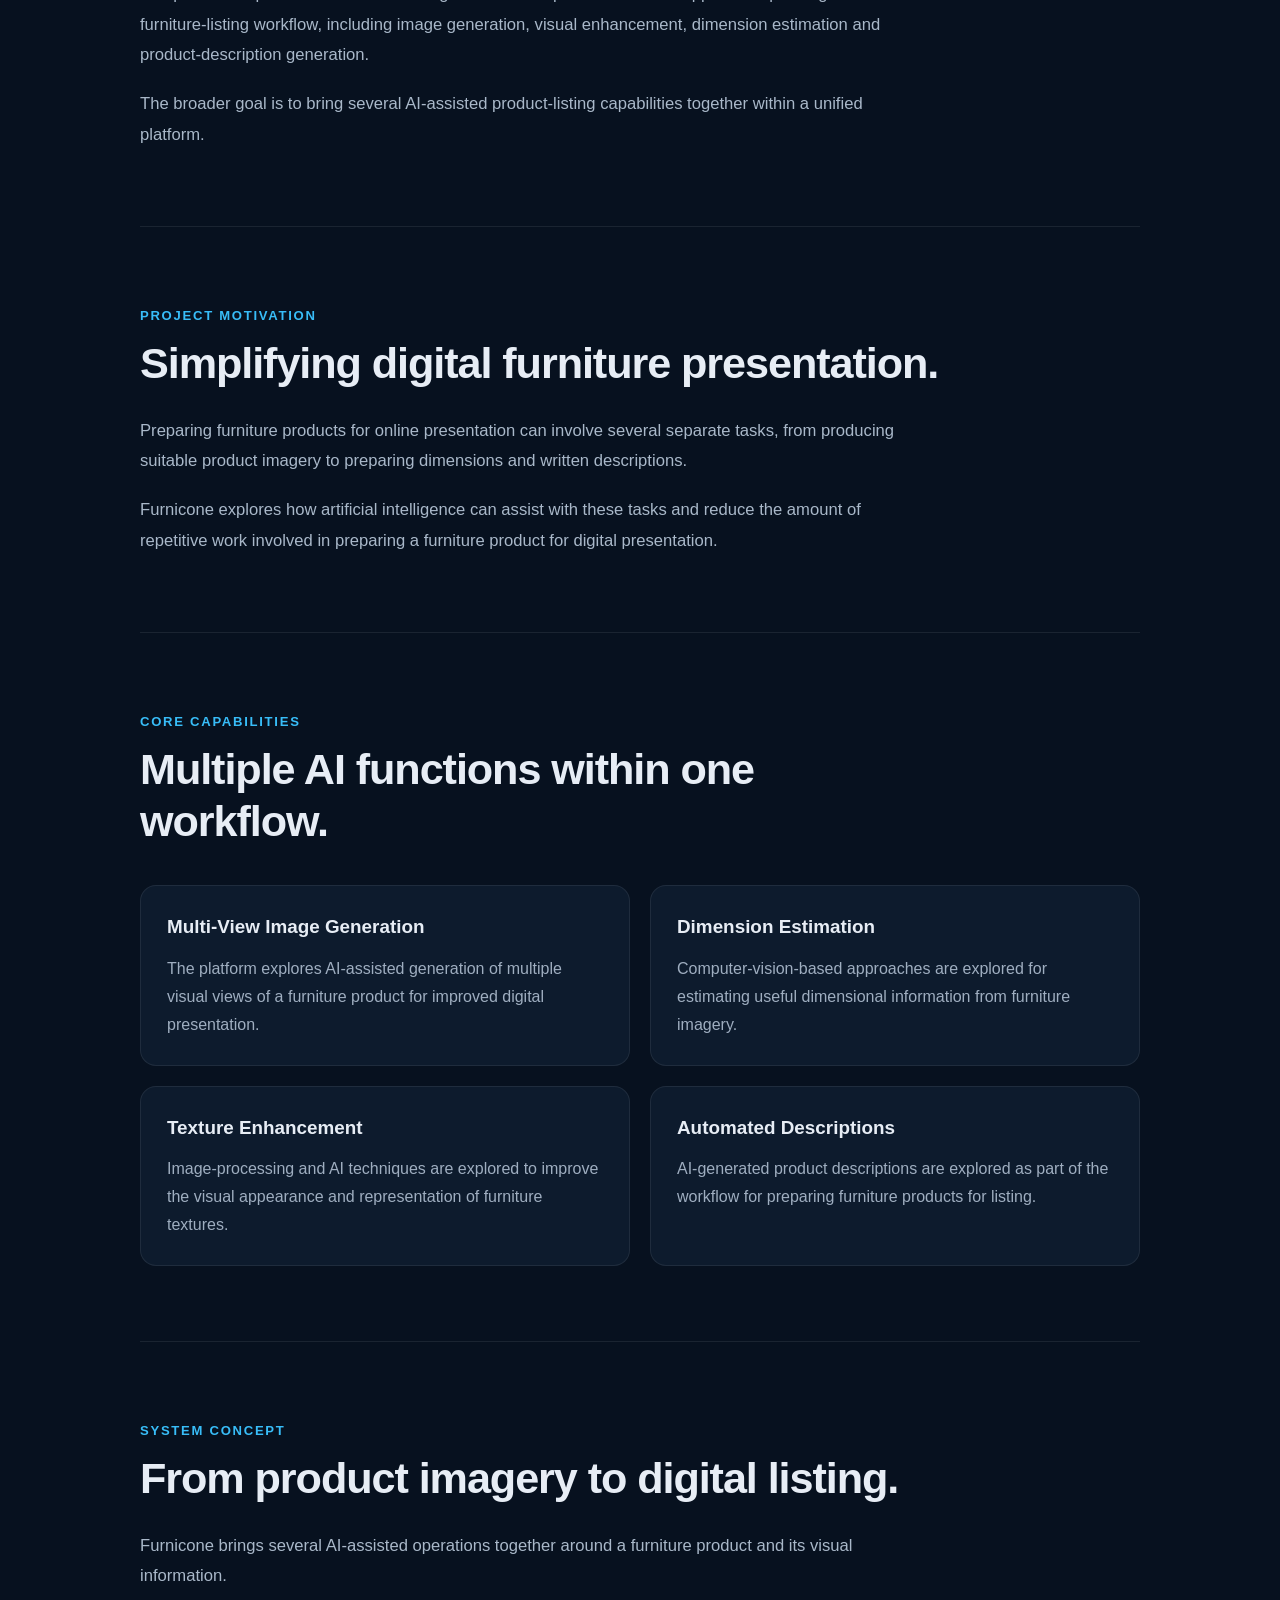
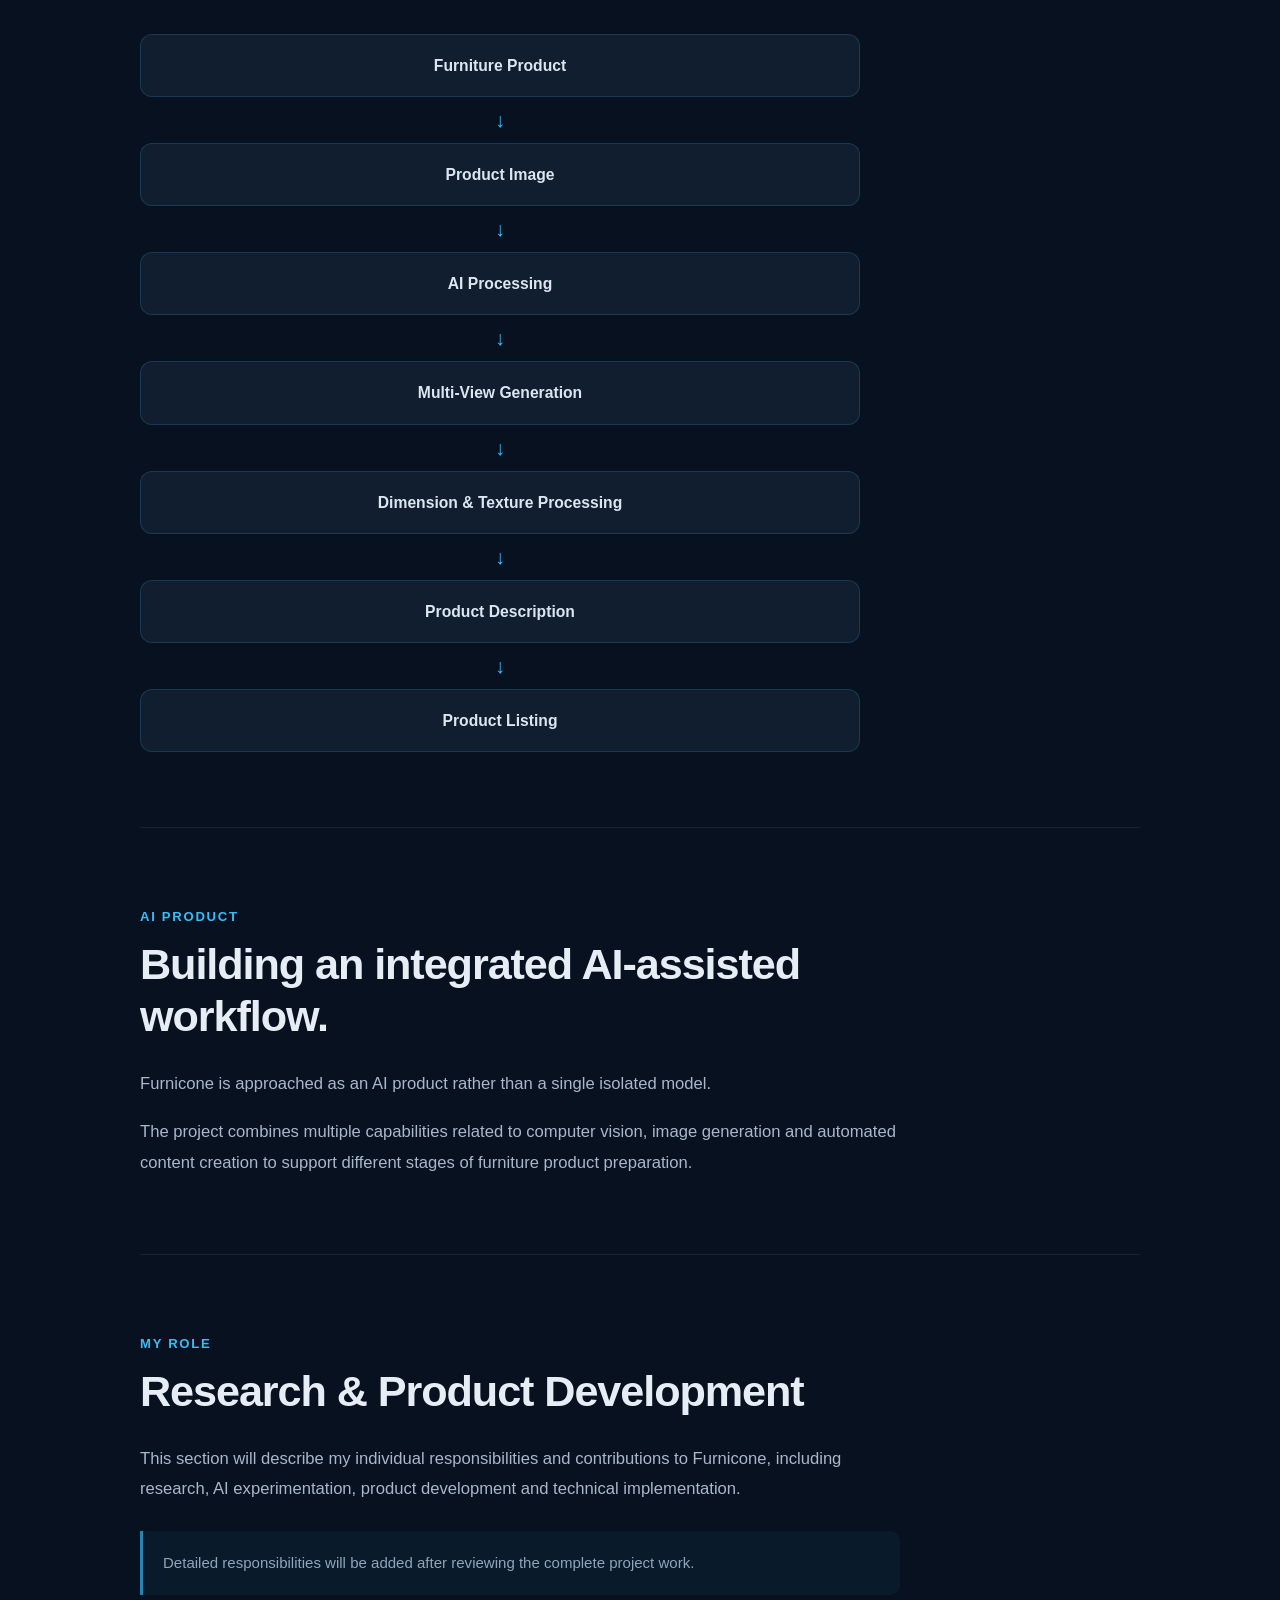
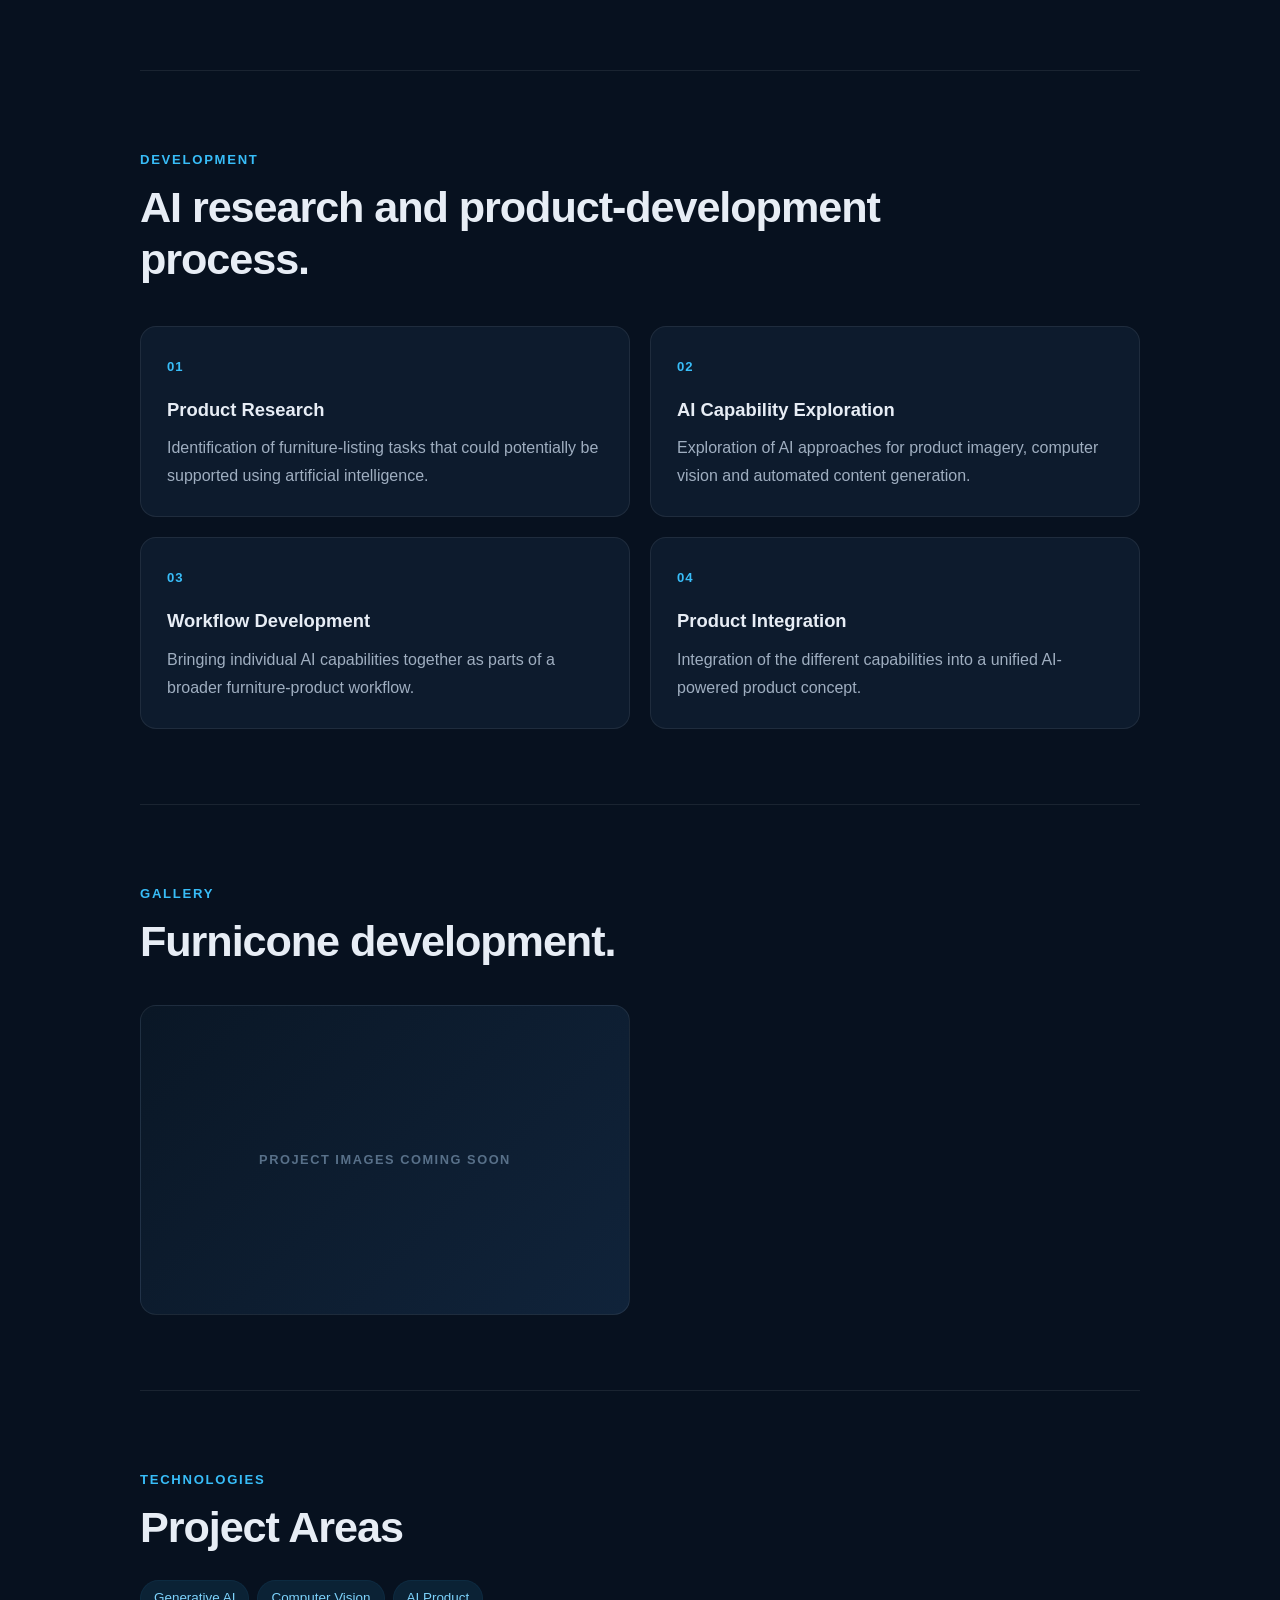
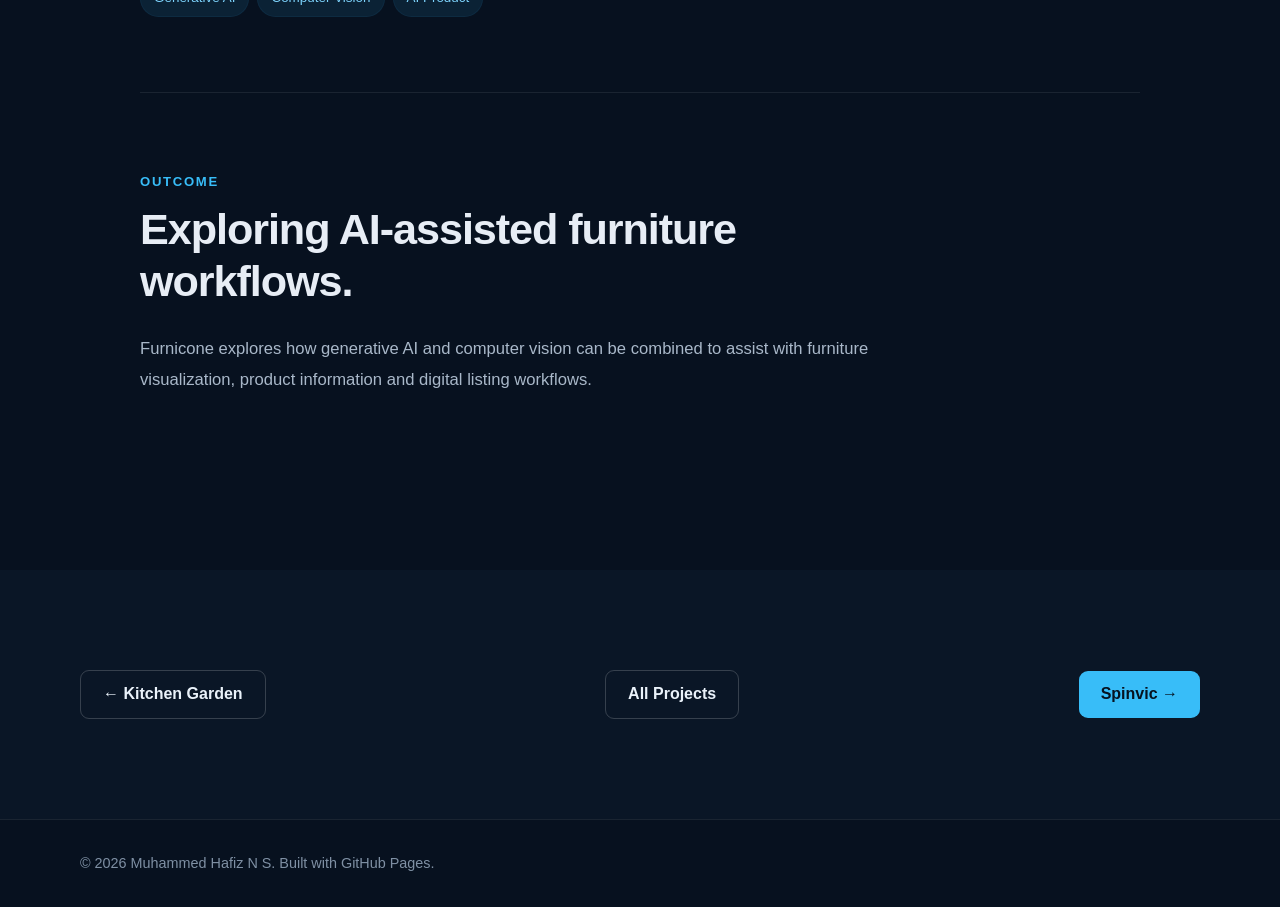
<file: projects/furnicone.html>
<!DOCTYPE html>
<html lang="en">

<head>

    <meta charset="UTF-8">

    <meta name="viewport"
          content="width=device-width, initial-scale=1.0">

    <meta name="description"
          content="Furnicone - an AI-powered furniture product listing and visualization platform by Muhammed Hafiz N S.">

    <meta name="author"
          content="Muhammed Hafiz N S">

    <title>
        Furnicone | Muhammed Hafiz N S
    </title>

    <!--
        This file is inside the /projects/ folder.
        ../ moves back to the repository root.
    -->
    <link rel="stylesheet"
          href="../style.css">

</head>


<body>


    <!-- =========================================================
         NAVIGATION
    ========================================================== -->

    <nav class="navbar">

        <div class="nav-container">

            <a href="../index.html"
               class="logo">
                Mz.
            </a>


            <div class="nav-links">

                <a href="../index.html#about">
                    About
                </a>

                <a href="../projects.html">
                    Projects
                </a>

                <a href="../research.html">
                    Research
                </a>

                <a href="../index.html#skills">
                    Skills
                </a>

                <a href="../index.html#contact">
                    Contact
                </a>

            </div>

        </div>

    </nav>



    <!-- =========================================================
         MAIN
    ========================================================== -->

    <main>


        <!-- =====================================================
             PROJECT HERO
        ====================================================== -->

        <section class="project-detail-hero">

            <div class="container">


                <!-- BACK TO PROJECTS -->

                <div class="project-detail-back">

                    <a href="../projects.html">
                        ← Back to Projects
                    </a>

                </div>



                <!-- PROJECT NUMBER -->

                <div class="project-number">
                    03
                </div>



                <!-- PROJECT TITLE -->

                <h1 class="project-detail-title">
                    Furnicone
                </h1>



                <!-- INTRODUCTION -->

                <p class="project-detail-intro">

                    An AI-powered platform designed to simplify
                    furniture product listing and visualization through
                    multi-view image generation, dimension estimation,
                    texture enhancement and automated product descriptions.

                </p>



                <!-- PROJECT TAGS -->

                <div class="tags">

                    <span class="tag">
                        Generative AI
                    </span>

                    <span class="tag">
                        Computer Vision
                    </span>

                    <span class="tag">
                        AI Product
                    </span>

                </div>


            </div>

        </section>



        <!-- =====================================================
             MAIN PROJECT VISUAL
        ====================================================== -->

        <section class="project-detail-image-section">

            <div class="container">

                <!--
                    Replace this placeholder later
                    when a Furnicone image is available.
                -->

                <div class="project-detail-main-image
                            project-detail-placeholder">

                    <span>
                        Furnicone Project Image
                    </span>

                </div>

            </div>

        </section>



        <!-- =====================================================
             PROJECT CONTENT
        ====================================================== -->

        <section class="section">

            <div class="container project-detail-content">


                <!-- =================================================
                     OVERVIEW
                ================================================== -->

                <div class="project-detail-section">

                    <span class="project-detail-label">
                        Overview
                    </span>


                    <h2>
                        AI-assisted furniture product creation.
                    </h2>


                    <p>

                        Furnicone is an AI-powered product platform
                        designed to simplify the process of preparing
                        furniture products for digital listing and
                        visualization.

                    </p>


                    <p>

                        The platform explores how artificial intelligence
                        and computer vision can support multiple stages
                        of the furniture-listing workflow, including
                        image generation, visual enhancement, dimension
                        estimation and product-description generation.

                    </p>


                    <p>

                        The broader goal is to bring several AI-assisted
                        product-listing capabilities together within
                        a unified platform.

                    </p>

                </div>



                <!-- =================================================
                     PROJECT MOTIVATION
                ================================================== -->

                <div class="project-detail-section">

                    <span class="project-detail-label">
                        Project Motivation
                    </span>


                    <h2>
                        Simplifying digital furniture presentation.
                    </h2>


                    <p>

                        Preparing furniture products for online
                        presentation can involve several separate tasks,
                        from producing suitable product imagery to
                        preparing dimensions and written descriptions.

                    </p>


                    <p>

                        Furnicone explores how artificial intelligence
                        can assist with these tasks and reduce the amount
                        of repetitive work involved in preparing a
                        furniture product for digital presentation.

                    </p>

                </div>



                <!-- =================================================
                     CORE CAPABILITIES
                ================================================== -->

                <div class="project-detail-section">

                    <span class="project-detail-label">
                        Core Capabilities
                    </span>


                    <h2>
                        Multiple AI functions within one workflow.
                    </h2>


                    <div class="project-detail-grid">


                        <!-- IMAGE GENERATION -->

                        <div class="project-detail-card">

                            <h3>
                                Multi-View Image Generation
                            </h3>

                            <p>

                                The platform explores AI-assisted
                                generation of multiple visual views
                                of a furniture product for improved
                                digital presentation.

                            </p>

                        </div>



                        <!-- DIMENSION ESTIMATION -->

                        <div class="project-detail-card">

                            <h3>
                                Dimension Estimation
                            </h3>

                            <p>

                                Computer-vision-based approaches are
                                explored for estimating useful dimensional
                                information from furniture imagery.

                            </p>

                        </div>



                        <!-- TEXTURE -->

                        <div class="project-detail-card">

                            <h3>
                                Texture Enhancement
                            </h3>

                            <p>

                                Image-processing and AI techniques are
                                explored to improve the visual appearance
                                and representation of furniture textures.

                            </p>

                        </div>



                        <!-- DESCRIPTIONS -->

                        <div class="project-detail-card">

                            <h3>
                                Automated Descriptions
                            </h3>

                            <p>

                                AI-generated product descriptions are
                                explored as part of the workflow for
                                preparing furniture products for listing.

                            </p>

                        </div>


                    </div>

                </div>



                <!-- =================================================
                     SYSTEM CONCEPT
                ================================================== -->

                <div class="project-detail-section">

                    <span class="project-detail-label">
                        System Concept
                    </span>


                    <h2>
                        From product imagery to digital listing.
                    </h2>


                    <p>

                        Furnicone brings several AI-assisted operations
                        together around a furniture product and its
                        visual information.

                    </p>


                    <div class="system-flow">


                        <div class="system-flow-item">
                            Furniture Product
                        </div>


                        <div class="system-flow-arrow">
                            ↓
                        </div>


                        <div class="system-flow-item">
                            Product Image
                        </div>


                        <div class="system-flow-arrow">
                            ↓
                        </div>


                        <div class="system-flow-item">
                            AI Processing
                        </div>


                        <div class="system-flow-arrow">
                            ↓
                        </div>


                        <div class="system-flow-item">
                            Multi-View Generation
                        </div>


                        <div class="system-flow-arrow">
                            ↓
                        </div>


                        <div class="system-flow-item">
                            Dimension &amp; Texture Processing
                        </div>


                        <div class="system-flow-arrow">
                            ↓
                        </div>


                        <div class="system-flow-item">
                            Product Description
                        </div>


                        <div class="system-flow-arrow">
                            ↓
                        </div>


                        <div class="system-flow-item">
                            Product Listing
                        </div>


                    </div>

                </div>



                <!-- =================================================
                     AI PRODUCT DEVELOPMENT
                ================================================== -->

                <div class="project-detail-section">

                    <span class="project-detail-label">
                        AI Product
                    </span>


                    <h2>
                        Building an integrated AI-assisted workflow.
                    </h2>


                    <p>

                        Furnicone is approached as an AI product rather
                        than a single isolated model.

                    </p>


                    <p>

                        The project combines multiple capabilities related
                        to computer vision, image generation and automated
                        content creation to support different stages of
                        furniture product preparation.

                    </p>

                </div>



                <!-- =================================================
                     MY ROLE
                ================================================== -->

                <div class="project-detail-section">

                    <span class="project-detail-label">
                        My Role
                    </span>


                    <h2>
                        Research &amp; Product Development
                    </h2>


                    <p>

                        This section will describe my individual
                        responsibilities and contributions to Furnicone,
                        including research, AI experimentation,
                        product development and technical implementation.

                    </p>


                    <p class="project-detail-note">

                        Detailed responsibilities will be added after
                        reviewing the complete project work.

                    </p>

                </div>



                <!-- =================================================
                     DEVELOPMENT
                ================================================== -->

                <div class="project-detail-section">

                    <span class="project-detail-label">
                        Development
                    </span>


                    <h2>
                        AI research and product-development process.
                    </h2>


                    <div class="development-steps">


                        <!-- STEP 01 -->

                        <div class="development-step">

                            <span>
                                01
                            </span>

                            <h3>
                                Product Research
                            </h3>

                            <p>

                                Identification of furniture-listing tasks
                                that could potentially be supported using
                                artificial intelligence.

                            </p>

                        </div>



                        <!-- STEP 02 -->

                        <div class="development-step">

                            <span>
                                02
                            </span>

                            <h3>
                                AI Capability Exploration
                            </h3>

                            <p>

                                Exploration of AI approaches for product
                                imagery, computer vision and automated
                                content generation.

                            </p>

                        </div>



                        <!-- STEP 03 -->

                        <div class="development-step">

                            <span>
                                03
                            </span>

                            <h3>
                                Workflow Development
                            </h3>

                            <p>

                                Bringing individual AI capabilities
                                together as parts of a broader
                                furniture-product workflow.

                            </p>

                        </div>



                        <!-- STEP 04 -->

                        <div class="development-step">

                            <span>
                                04
                            </span>

                            <h3>
                                Product Integration
                            </h3>

                            <p>

                                Integration of the different capabilities
                                into a unified AI-powered product concept.

                            </p>

                        </div>


                    </div>

                </div>



                <!-- =================================================
                     PROJECT GALLERY
                ================================================== -->

                <div class="project-detail-section">

                    <span class="project-detail-label">
                        Gallery
                    </span>


                    <h2>
                        Furnicone development.
                    </h2>


                    <div class="project-gallery">


                        <!--
                            Add Furnicone images later.

                            Example:

                            <div class="project-gallery-item">

                                <img
                                    src="../images/Furnicone/furnicone-01.jpg"
                                    alt="Furnicone AI furniture platform">

                            </div>
                        -->


                        <div class="project-gallery-item
                                    project-gallery-placeholder">

                            <span>
                                Project Images Coming Soon
                            </span>

                        </div>


                    </div>

                </div>



                <!-- =================================================
                     TECHNOLOGIES
                ================================================== -->

                <div class="project-detail-section">

                    <span class="project-detail-label">
                        Technologies
                    </span>


                    <h2>
                        Project Areas
                    </h2>


                    <div class="tags">

                        <span class="tag">
                            Generative AI
                        </span>

                        <span class="tag">
                            Computer Vision
                        </span>

                        <span class="tag">
                            AI Product
                        </span>

                    </div>

                </div>



                <!-- =================================================
                     OUTCOME
                ================================================== -->

                <div class="project-detail-section">

                    <span class="project-detail-label">
                        Outcome
                    </span>


                    <h2>
                        Exploring AI-assisted furniture workflows.
                    </h2>


                    <p>

                        Furnicone explores how generative AI and computer
                        vision can be combined to assist with furniture
                        visualization, product information and digital
                        listing workflows.

                    </p>

                </div>


            </div>

        </section>



        <!-- =====================================================
             PROJECT NAVIGATION
        ====================================================== -->

        <section class="section section-alt">

            <div class="container project-navigation">


                <!-- PREVIOUS PROJECT -->

                <a href="kitchen-garden.html"
                   class="btn btn-secondary">

                    ← Kitchen Garden

                </a>



                <!-- ALL PROJECTS -->

                <a href="../projects.html"
                   class="btn btn-secondary">

                    All Projects

                </a>



                <!-- NEXT PROJECT -->

                <a href="spinvic.html"
                   class="btn btn-primary">

                    Spinvic →

                </a>


            </div>

        </section>


    </main>



    <!-- =========================================================
         FOOTER
    ========================================================== -->

    <footer>

        <div class="container">

            <p>

                © 2026 Muhammed Hafiz N S.
                Built with GitHub Pages.

            </p>

        </div>

    </footer>


</body>

</html>
</file>
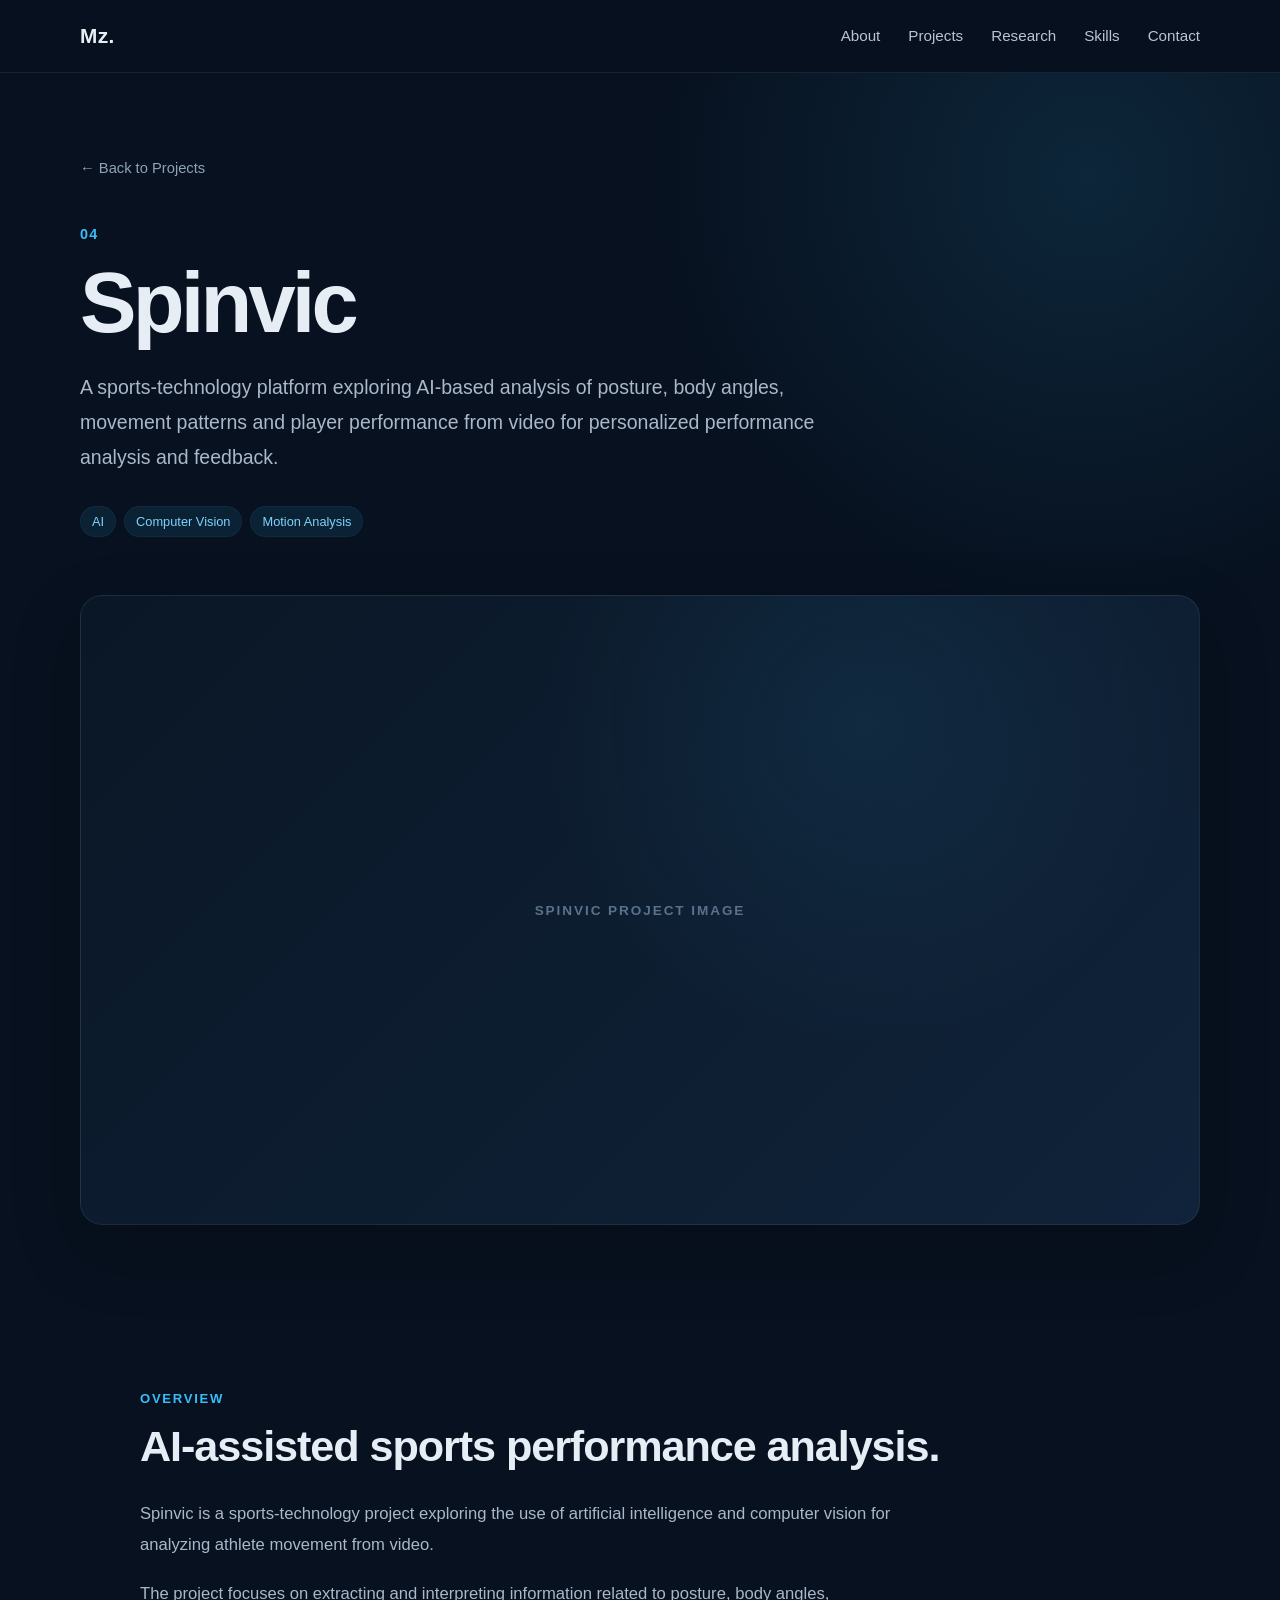
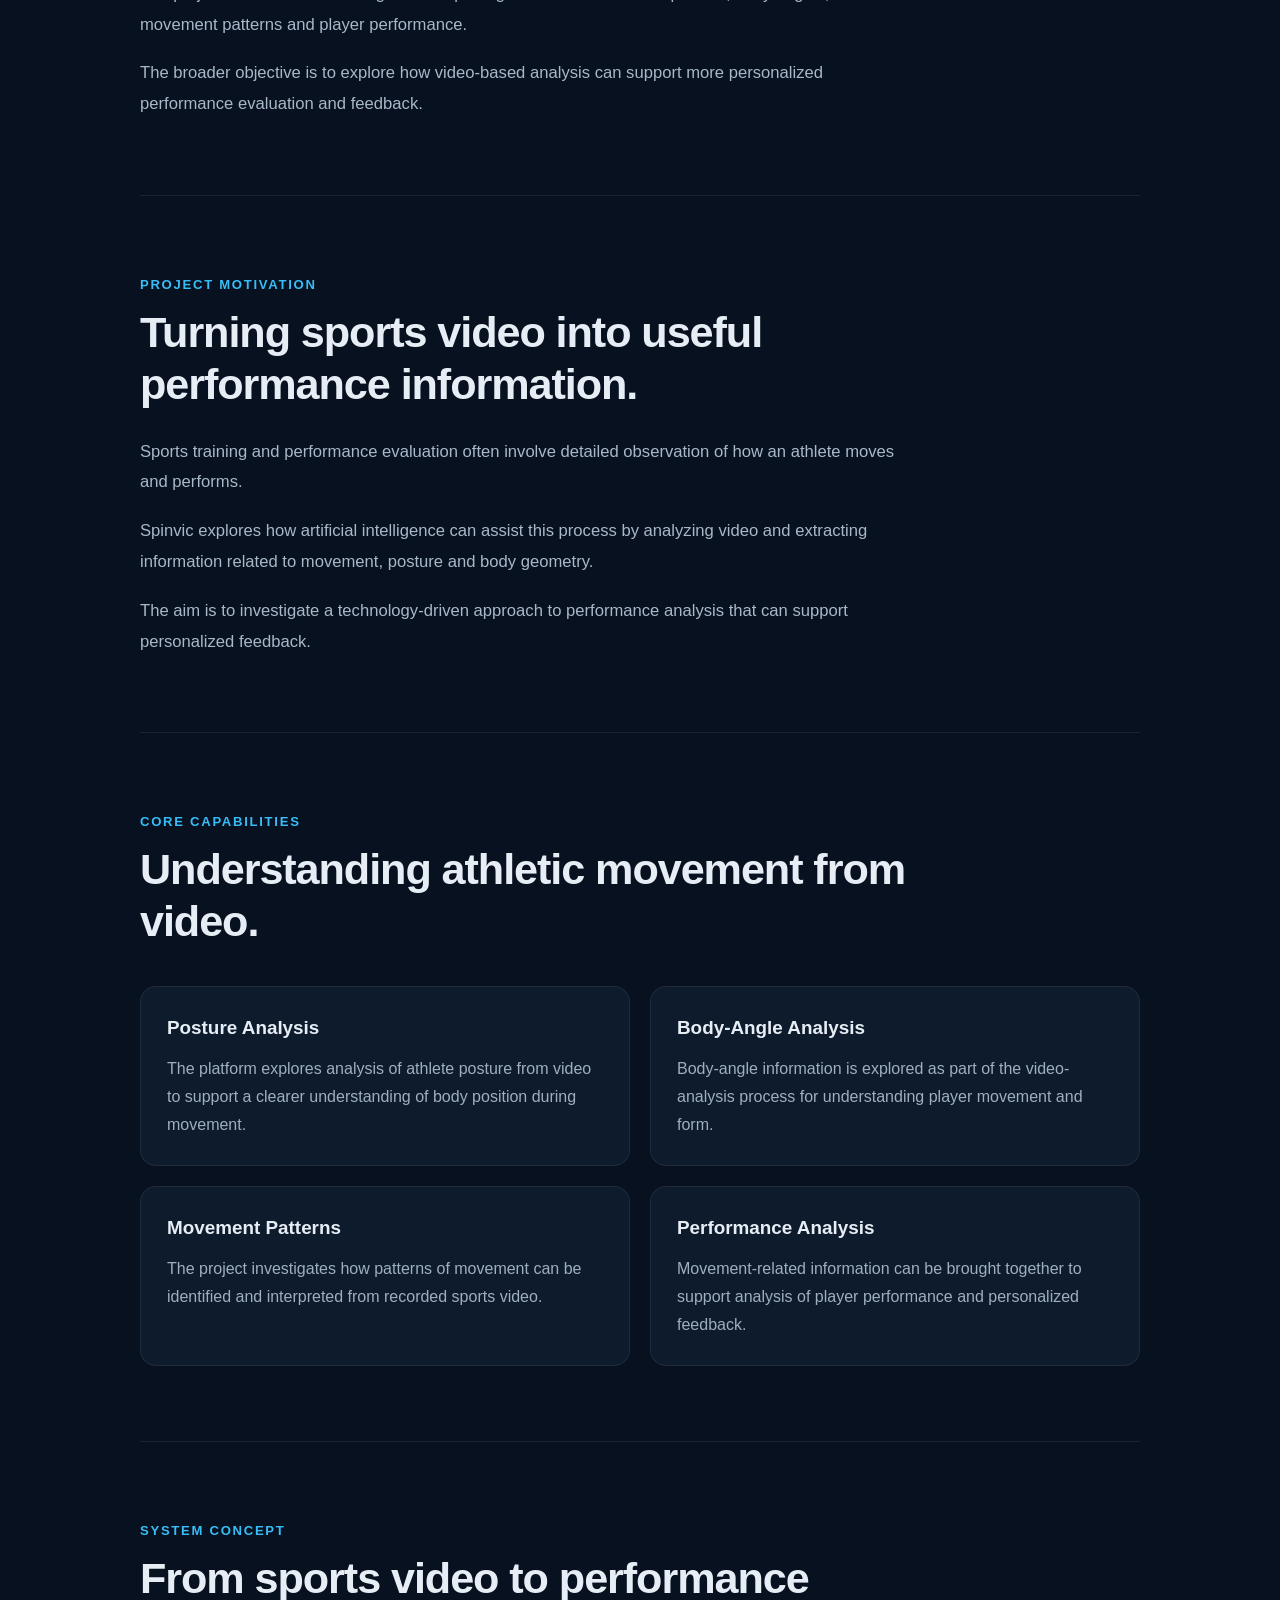
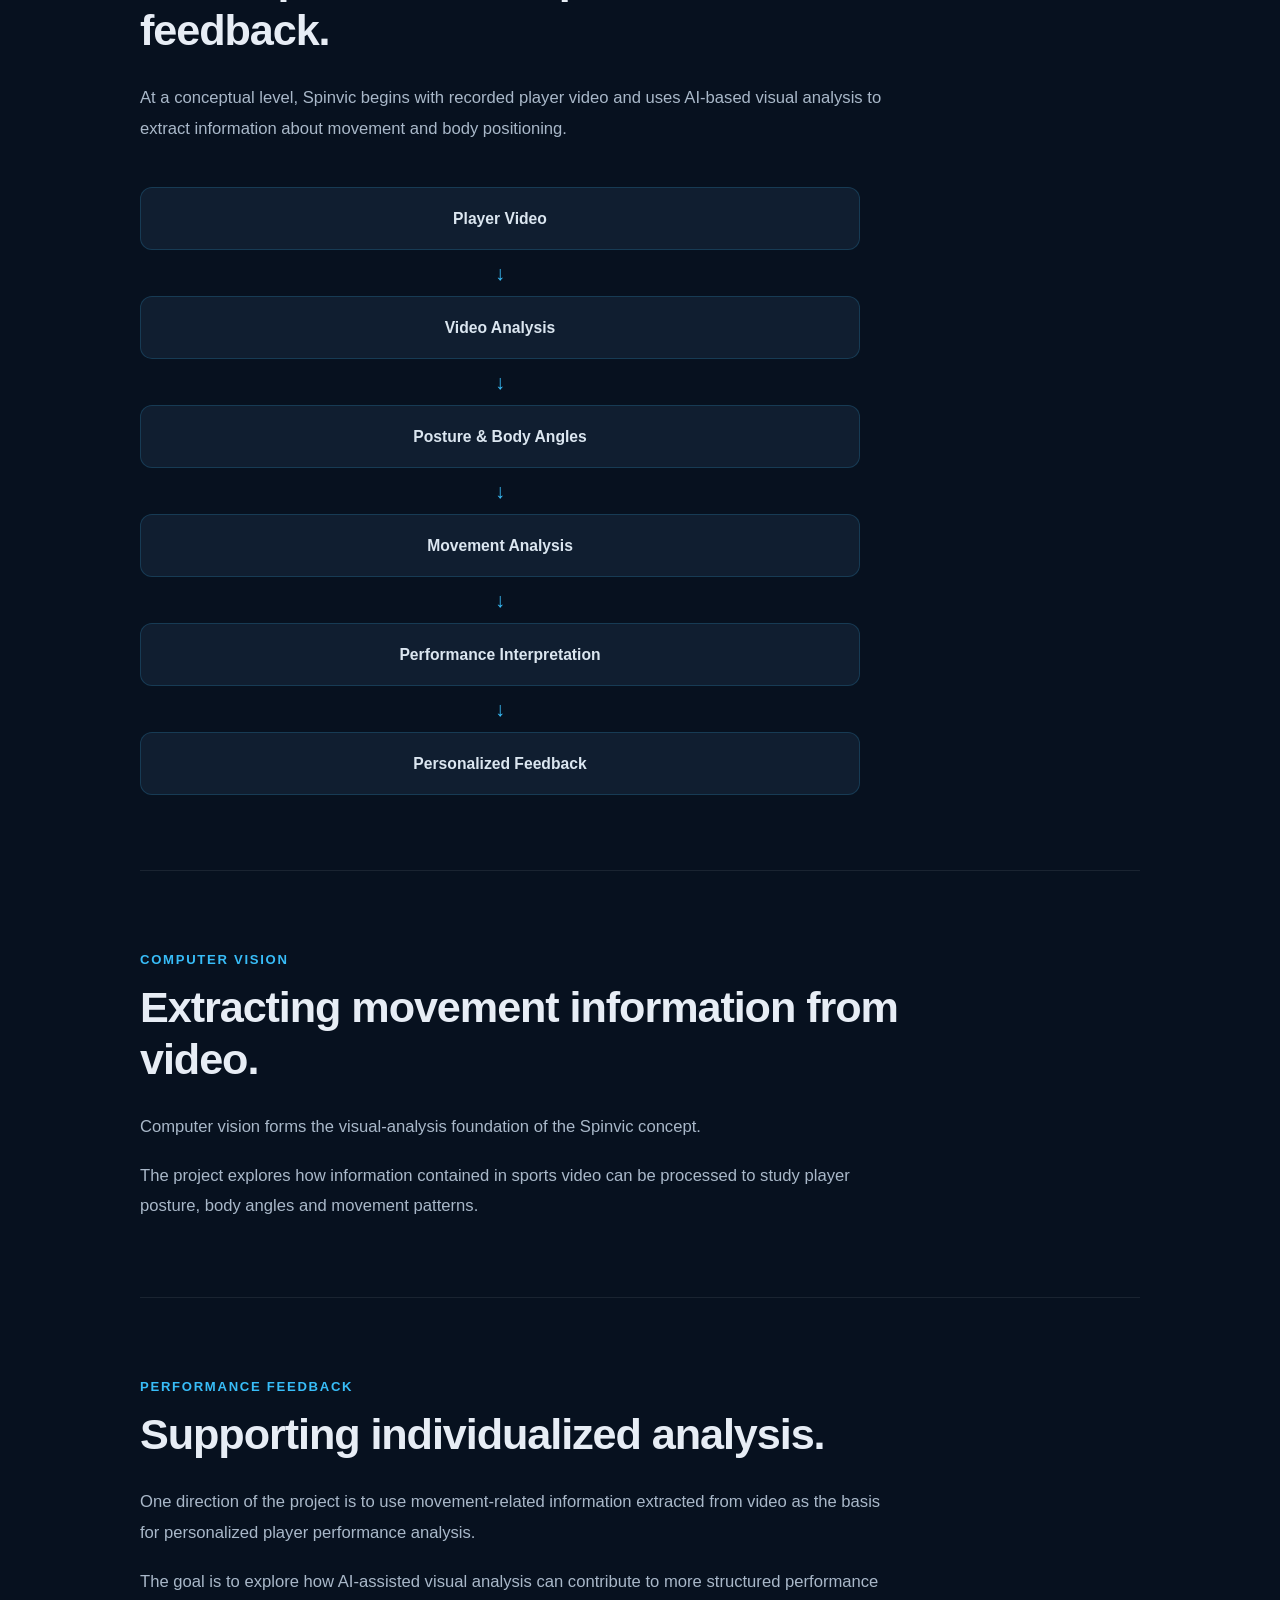
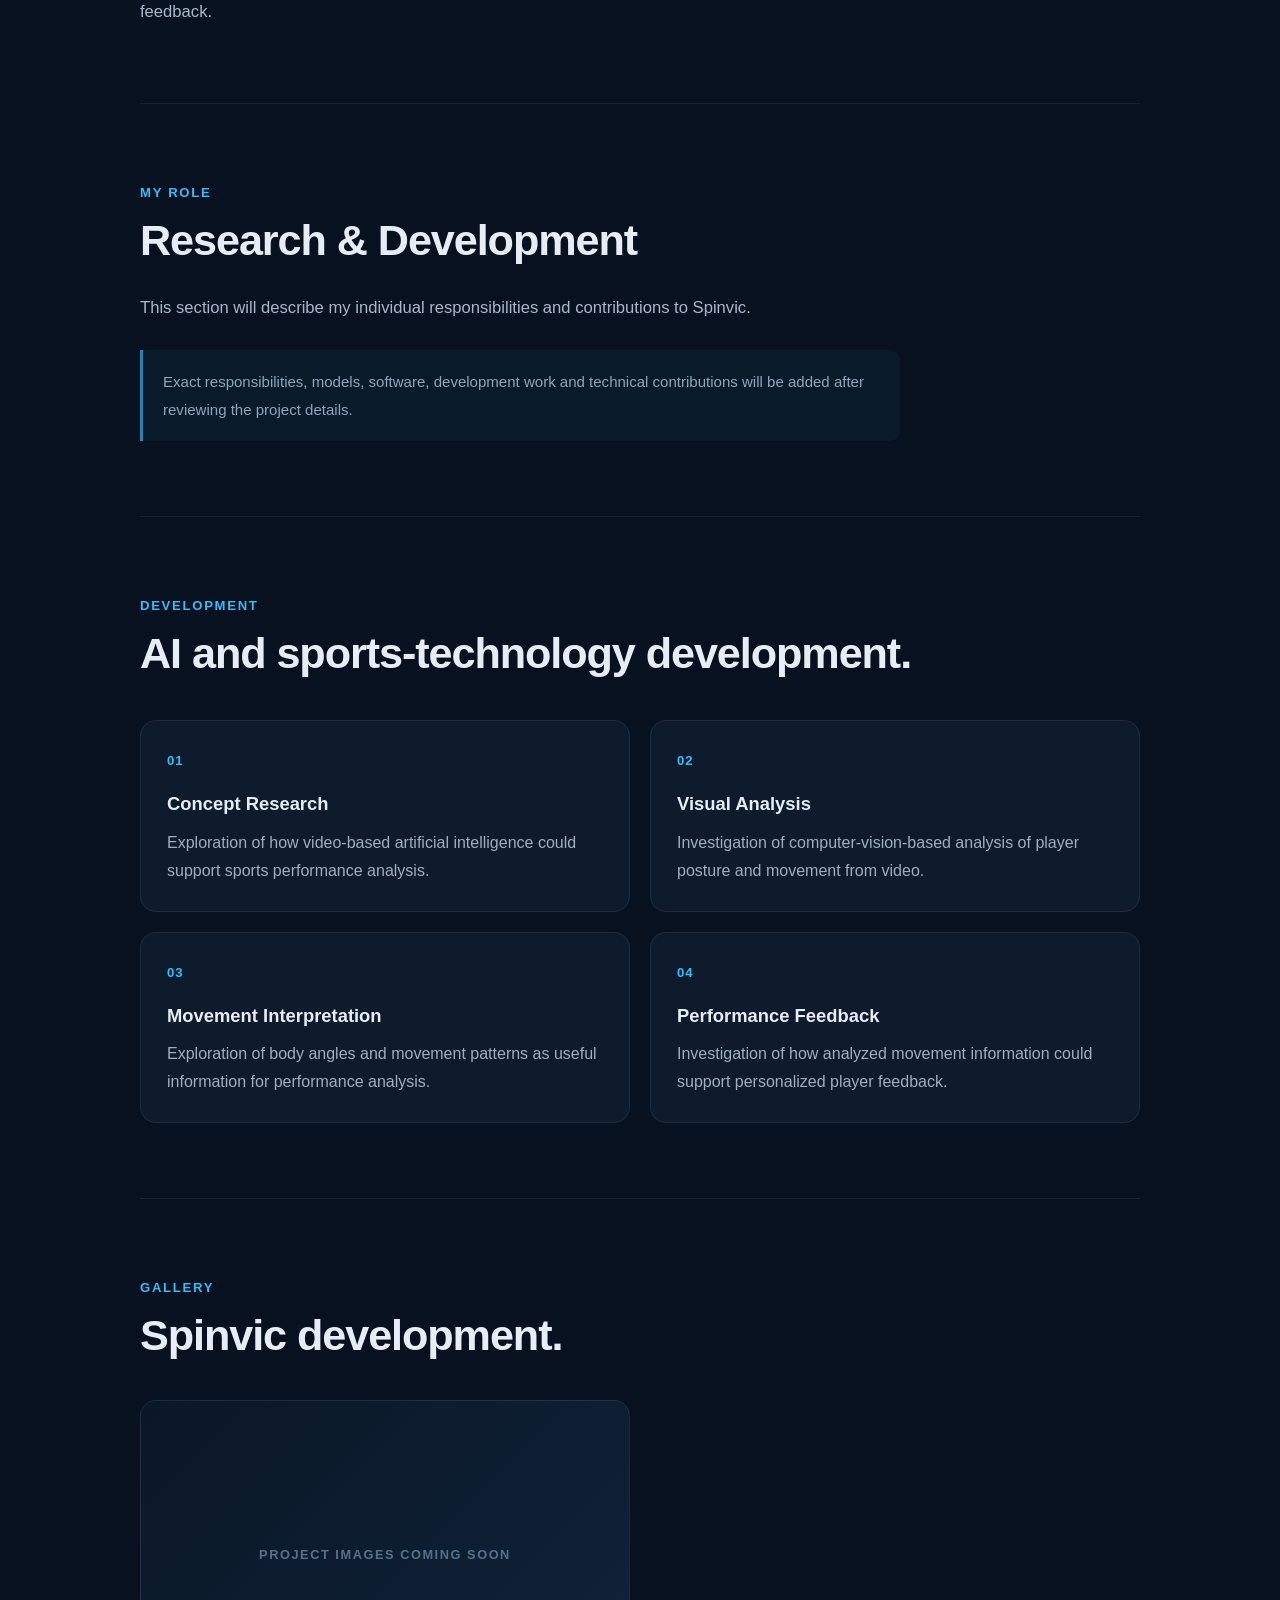
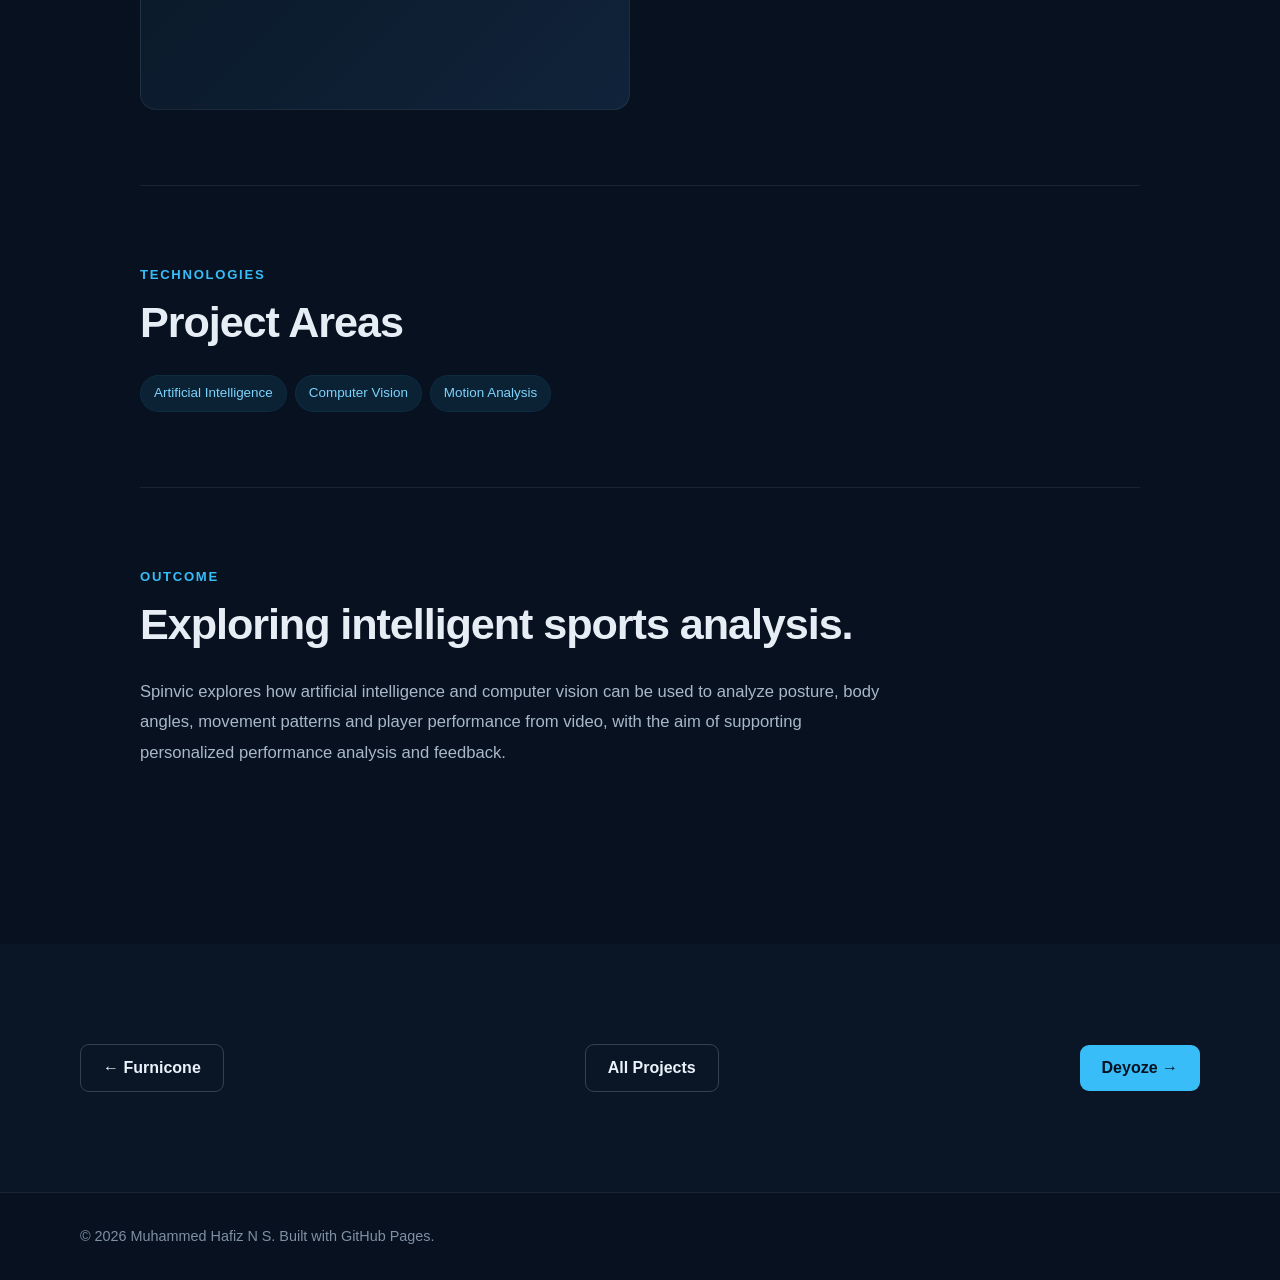
<file: projects/spinvic.html>
<!DOCTYPE html>
<html lang="en">

<head>

    <meta charset="UTF-8">

    <meta name="viewport"
          content="width=device-width, initial-scale=1.0">

    <meta name="description"
          content="Spinvic - an AI-powered sports technology platform for video-based movement and performance analysis by Muhammed Hafiz N S.">

    <meta name="author"
          content="Muhammed Hafiz N S">

    <title>
        Spinvic | Muhammed Hafiz N S
    </title>

    <!--
        This file is inside the /projects/ folder.
        ../ moves back to the repository root.
    -->
    <link rel="stylesheet"
          href="../style.css">

</head>


<body>


    <!-- =========================================================
         NAVIGATION
    ========================================================== -->

    <nav class="navbar">

        <div class="nav-container">

            <a href="../index.html"
               class="logo">
                Mz.
            </a>


            <div class="nav-links">

                <a href="../index.html#about">
                    About
                </a>

                <a href="../projects.html">
                    Projects
                </a>

                <a href="../research.html">
                    Research
                </a>

                <a href="../index.html#skills">
                    Skills
                </a>

                <a href="../index.html#contact">
                    Contact
                </a>

            </div>

        </div>

    </nav>



    <!-- =========================================================
         MAIN
    ========================================================== -->

    <main>


        <!-- =====================================================
             PROJECT HERO
        ====================================================== -->

        <section class="project-detail-hero">

            <div class="container">


                <!-- BACK TO PROJECTS -->

                <div class="project-detail-back">

                    <a href="../projects.html">
                        ← Back to Projects
                    </a>

                </div>



                <!-- PROJECT NUMBER -->

                <div class="project-number">
                    04
                </div>



                <!-- PROJECT TITLE -->

                <h1 class="project-detail-title">
                    Spinvic
                </h1>



                <!-- INTRODUCTION -->

                <p class="project-detail-intro">

                    A sports-technology platform exploring AI-based
                    analysis of posture, body angles, movement patterns
                    and player performance from video for personalized
                    performance analysis and feedback.

                </p>



                <!-- PROJECT TAGS -->

                <div class="tags">

                    <span class="tag">
                        AI
                    </span>

                    <span class="tag">
                        Computer Vision
                    </span>

                    <span class="tag">
                        Motion Analysis
                    </span>

                </div>


            </div>

        </section>



        <!-- =====================================================
             MAIN PROJECT VISUAL
        ====================================================== -->

        <section class="project-detail-image-section">

            <div class="container">

                <!--
                    Replace this placeholder when
                    Spinvic project images are available.
                -->

                <div class="project-detail-main-image
                            project-detail-placeholder">

                    <span>
                        Spinvic Project Image
                    </span>

                </div>

            </div>

        </section>



        <!-- =====================================================
             PROJECT CONTENT
        ====================================================== -->

        <section class="section">

            <div class="container project-detail-content">


                <!-- =================================================
                     OVERVIEW
                ================================================== -->

                <div class="project-detail-section">

                    <span class="project-detail-label">
                        Overview
                    </span>


                    <h2>
                        AI-assisted sports performance analysis.
                    </h2>


                    <p>

                        Spinvic is a sports-technology project exploring
                        the use of artificial intelligence and computer
                        vision for analyzing athlete movement from video.

                    </p>


                    <p>

                        The project focuses on extracting and interpreting
                        information related to posture, body angles,
                        movement patterns and player performance.

                    </p>


                    <p>

                        The broader objective is to explore how
                        video-based analysis can support more personalized
                        performance evaluation and feedback.

                    </p>

                </div>



                <!-- =================================================
                     PROJECT MOTIVATION
                ================================================== -->

                <div class="project-detail-section">

                    <span class="project-detail-label">
                        Project Motivation
                    </span>


                    <h2>
                        Turning sports video into useful performance information.
                    </h2>


                    <p>

                        Sports training and performance evaluation often
                        involve detailed observation of how an athlete
                        moves and performs.

                    </p>


                    <p>

                        Spinvic explores how artificial intelligence can
                        assist this process by analyzing video and
                        extracting information related to movement,
                        posture and body geometry.

                    </p>


                    <p>

                        The aim is to investigate a technology-driven
                        approach to performance analysis that can support
                        personalized feedback.

                    </p>

                </div>



                <!-- =================================================
                     CORE CAPABILITIES
                ================================================== -->

                <div class="project-detail-section">

                    <span class="project-detail-label">
                        Core Capabilities
                    </span>


                    <h2>
                        Understanding athletic movement from video.
                    </h2>


                    <div class="project-detail-grid">


                        <!-- POSTURE ANALYSIS -->

                        <div class="project-detail-card">

                            <h3>
                                Posture Analysis
                            </h3>

                            <p>

                                The platform explores analysis of athlete
                                posture from video to support a clearer
                                understanding of body position during
                                movement.

                            </p>

                        </div>



                        <!-- BODY ANGLES -->

                        <div class="project-detail-card">

                            <h3>
                                Body-Angle Analysis
                            </h3>

                            <p>

                                Body-angle information is explored as
                                part of the video-analysis process for
                                understanding player movement and form.

                            </p>

                        </div>



                        <!-- MOVEMENT -->

                        <div class="project-detail-card">

                            <h3>
                                Movement Patterns
                            </h3>

                            <p>

                                The project investigates how patterns
                                of movement can be identified and
                                interpreted from recorded sports video.

                            </p>

                        </div>



                        <!-- PERFORMANCE -->

                        <div class="project-detail-card">

                            <h3>
                                Performance Analysis
                            </h3>

                            <p>

                                Movement-related information can be
                                brought together to support analysis
                                of player performance and personalized
                                feedback.

                            </p>

                        </div>


                    </div>

                </div>



                <!-- =================================================
                     SYSTEM CONCEPT
                ================================================== -->

                <div class="project-detail-section">

                    <span class="project-detail-label">
                        System Concept
                    </span>


                    <h2>
                        From sports video to performance feedback.
                    </h2>


                    <p>

                        At a conceptual level, Spinvic begins with
                        recorded player video and uses AI-based visual
                        analysis to extract information about movement
                        and body positioning.

                    </p>


                    <div class="system-flow">


                        <div class="system-flow-item">
                            Player Video
                        </div>


                        <div class="system-flow-arrow">
                            ↓
                        </div>


                        <div class="system-flow-item">
                            Video Analysis
                        </div>


                        <div class="system-flow-arrow">
                            ↓
                        </div>


                        <div class="system-flow-item">
                            Posture &amp; Body Angles
                        </div>


                        <div class="system-flow-arrow">
                            ↓
                        </div>


                        <div class="system-flow-item">
                            Movement Analysis
                        </div>


                        <div class="system-flow-arrow">
                            ↓
                        </div>


                        <div class="system-flow-item">
                            Performance Interpretation
                        </div>


                        <div class="system-flow-arrow">
                            ↓
                        </div>


                        <div class="system-flow-item">
                            Personalized Feedback
                        </div>


                    </div>

                </div>



                <!-- =================================================
                     COMPUTER VISION
                ================================================== -->

                <div class="project-detail-section">

                    <span class="project-detail-label">
                        Computer Vision
                    </span>


                    <h2>
                        Extracting movement information from video.
                    </h2>


                    <p>

                        Computer vision forms the visual-analysis
                        foundation of the Spinvic concept.

                    </p>


                    <p>

                        The project explores how information contained
                        in sports video can be processed to study player
                        posture, body angles and movement patterns.

                    </p>

                </div>



                <!-- =================================================
                     PERSONALIZED ANALYSIS
                ================================================== -->

                <div class="project-detail-section">

                    <span class="project-detail-label">
                        Performance Feedback
                    </span>


                    <h2>
                        Supporting individualized analysis.
                    </h2>


                    <p>

                        One direction of the project is to use
                        movement-related information extracted from
                        video as the basis for personalized player
                        performance analysis.

                    </p>


                    <p>

                        The goal is to explore how AI-assisted visual
                        analysis can contribute to more structured
                        performance feedback.

                    </p>

                </div>



                <!-- =================================================
                     MY ROLE
                ================================================== -->

                <div class="project-detail-section">

                    <span class="project-detail-label">
                        My Role
                    </span>


                    <h2>
                        Research &amp; Development
                    </h2>


                    <p>

                        This section will describe my individual
                        responsibilities and contributions to Spinvic.

                    </p>


                    <p class="project-detail-note">

                        Exact responsibilities, models, software,
                        development work and technical contributions
                        will be added after reviewing the project details.

                    </p>

                </div>



                <!-- =================================================
                     DEVELOPMENT
                ================================================== -->

                <div class="project-detail-section">

                    <span class="project-detail-label">
                        Development
                    </span>


                    <h2>
                        AI and sports-technology development.
                    </h2>


                    <div class="development-steps">


                        <!-- STEP 01 -->

                        <div class="development-step">

                            <span>
                                01
                            </span>

                            <h3>
                                Concept Research
                            </h3>

                            <p>

                                Exploration of how video-based artificial
                                intelligence could support sports
                                performance analysis.

                            </p>

                        </div>



                        <!-- STEP 02 -->

                        <div class="development-step">

                            <span>
                                02
                            </span>

                            <h3>
                                Visual Analysis
                            </h3>

                            <p>

                                Investigation of computer-vision-based
                                analysis of player posture and movement
                                from video.

                            </p>

                        </div>



                        <!-- STEP 03 -->

                        <div class="development-step">

                            <span>
                                03
                            </span>

                            <h3>
                                Movement Interpretation
                            </h3>

                            <p>

                                Exploration of body angles and movement
                                patterns as useful information for
                                performance analysis.

                            </p>

                        </div>



                        <!-- STEP 04 -->

                        <div class="development-step">

                            <span>
                                04
                            </span>

                            <h3>
                                Performance Feedback
                            </h3>

                            <p>

                                Investigation of how analyzed movement
                                information could support personalized
                                player feedback.

                            </p>

                        </div>


                    </div>

                </div>



                <!-- =================================================
                     PROJECT GALLERY
                ================================================== -->

                <div class="project-detail-section">

                    <span class="project-detail-label">
                        Gallery
                    </span>


                    <h2>
                        Spinvic development.
                    </h2>


                    <div class="project-gallery">


                        <!--
                            Replace this placeholder after adding
                            Spinvic images to the images folder.

                            Example path:

                            ../images/Spinvic/spinvic-01.jpg
                        -->


                        <div class="project-gallery-item
                                    project-gallery-placeholder">

                            <span>
                                Project Images Coming Soon
                            </span>

                        </div>


                    </div>

                </div>



                <!-- =================================================
                     TECHNOLOGIES
                ================================================== -->

                <div class="project-detail-section">

                    <span class="project-detail-label">
                        Technologies
                    </span>


                    <h2>
                        Project Areas
                    </h2>


                    <div class="tags">

                        <span class="tag">
                            Artificial Intelligence
                        </span>

                        <span class="tag">
                            Computer Vision
                        </span>

                        <span class="tag">
                            Motion Analysis
                        </span>

                    </div>

                </div>



                <!-- =================================================
                     OUTCOME
                ================================================== -->

                <div class="project-detail-section">

                    <span class="project-detail-label">
                        Outcome
                    </span>


                    <h2>
                        Exploring intelligent sports analysis.
                    </h2>


                    <p>

                        Spinvic explores how artificial intelligence
                        and computer vision can be used to analyze
                        posture, body angles, movement patterns and
                        player performance from video, with the aim
                        of supporting personalized performance analysis
                        and feedback.

                    </p>

                </div>


            </div>

        </section>



        <!-- =====================================================
             PROJECT NAVIGATION
        ====================================================== -->

        <section class="section section-alt">

            <div class="container project-navigation">


                <!-- PREVIOUS PROJECT -->

                <a href="furnicone.html"
                   class="btn btn-secondary">

                    ← Furnicone

                </a>



                <!-- ALL PROJECTS -->

                <a href="../projects.html"
                   class="btn btn-secondary">

                    All Projects

                </a>



                <!-- NEXT PROJECT -->

                <a href="deyoze.html"
                   class="btn btn-primary">

                    Deyoze →

                </a>


            </div>

        </section>


    </main>



    <!-- =========================================================
         FOOTER
    ========================================================== -->

    <footer>

        <div class="container">

            <p>

                © 2026 Muhammed Hafiz N S.
                Built with GitHub Pages.

            </p>

        </div>

    </footer>


</body>

</html>
</file>
<file: style.css>
/* =========================================================
   GLOBAL
========================================================= */

* {
    margin: 0;
    padding: 0;
    box-sizing: border-box;
}


html {
    scroll-behavior: smooth;
}


body {
    font-family:
        Inter,
        -apple-system,
        BlinkMacSystemFont,
        "Segoe UI",
        sans-serif;

    background: #07111f;
    color: #e7edf5;

    line-height: 1.6;
}


a {
    text-decoration: none;
    color: inherit;
}


img {
    display: block;
    max-width: 100%;
}


.container {
    width: min(1120px, 90%);
    margin: 0 auto;
}


section,
article[id] {
    scroll-margin-top: 90px;
}



/* =========================================================
   ACCESSIBILITY
========================================================= */

a:focus-visible,
button:focus-visible {
    outline: 2px solid #38bdf8;
    outline-offset: 4px;
}



/* =========================================================
   NAVIGATION
========================================================= */

.navbar {
    position: sticky;
    top: 0;

    z-index: 1000;

    background: rgba(7, 17, 31, 0.92);

    backdrop-filter: blur(14px);
    -webkit-backdrop-filter: blur(14px);

    border-bottom:
        1px solid rgba(255, 255, 255, 0.08);
}


.nav-container {
    width: min(1120px, 90%);
    min-height: 72px;

    margin: 0 auto;

    display: flex;
    align-items: center;
    justify-content: space-between;
}


.logo {
    flex-shrink: 0;

    color: #e7edf5;

    font-size: 1.3rem;
    font-weight: 700;

    letter-spacing: 0.02em;

    transition:
        color 0.25s ease;
}


.logo:hover {
    color: #38bdf8;
}


.nav-links {
    display: flex;
    align-items: center;

    gap: 28px;
}


.nav-links a {
    color: #b8c4d6;

    font-size: 0.95rem;

    transition:
        color 0.25s ease;
}


.nav-links a:hover {
    color: #ffffff;
}



/* =========================================================
   HOMEPAGE HERO
========================================================= */

.hero {
    min-height: 88svh;

    position: relative;

    display: flex;
    align-items: center;

    overflow: hidden;
}


.hero::before {
    content: "";

    position: absolute;
    inset: 0;

    background:
        radial-gradient(
            circle at 90% 15%,
            rgba(56, 189, 248, 0.13),
            transparent 38%
        );

    pointer-events: none;
}


.hero-content {
    position: relative;
    z-index: 2;

    max-width: 1050px;
}


.eyebrow {
    margin-bottom: 18px;

    color: #38bdf8;

    font-size: 0.85rem;
    font-weight: 600;

    letter-spacing: 0.12em;

    text-transform: uppercase;
}


.hero h1 {
    margin-bottom: 20px;

    font-size:
        clamp(3rem, 6vw, 5.5rem);

    line-height: 1;

    letter-spacing: -0.04em;
}


.hero h2 {
    margin-bottom: 24px;

    color: #a9bad0;

    font-size:
        clamp(1.2rem, 3vw, 2rem);

    font-weight: 500;
}


.hero-description {
    max-width: 65ch;

    color: #aab8ca;

    font-size: 1.1rem;

    line-height: 1.75;
}



/* =========================================================
   BUTTONS
========================================================= */

.btn {
    display: inline-flex;

    align-items: center;
    justify-content: center;

    padding: 12px 22px;

    border-radius: 9px;

    font-weight: 600;

    line-height: 1.4;

    transition:
        transform 0.25s ease,
        background 0.25s ease,
        color 0.25s ease,
        border-color 0.25s ease,
        box-shadow 0.25s ease;
}


.btn-primary {
    background: #38bdf8;
    color: #06121f;
}


.btn-primary:hover {
    background: #7dd3fc;

    transform: translateY(-2px);

    box-shadow:
        0 10px 28px
        rgba(56, 189, 248, 0.15);
}


.btn-secondary {
    background: transparent;

    color: #eaf2fa;

    border:
        1px solid rgba(255, 255, 255, 0.18);
}


.btn-secondary:hover {
    color: #38bdf8;

    border-color: #38bdf8;

    transform: translateY(-2px);
}



/* =========================================================
   GENERAL SECTIONS
========================================================= */

.section {
    padding: 100px 0;
}


.section-alt {
    background: #0a1626;
}


.section-heading {
    margin-bottom: 48px;
}


.section-heading span {
    color: #38bdf8;

    font-size: 0.85rem;
    font-weight: 600;

    letter-spacing: 0.12em;

    text-transform: uppercase;
}


.section-heading h1,
.section-heading h2 {
    margin-top: 8px;

    font-size:
        clamp(2rem, 5vw, 3rem);

    line-height: 1.2;

    letter-spacing: -0.025em;
}


.section-heading p {
    max-width: 760px;

    margin-top: 12px;

    color: #9dacbf;

    line-height: 1.75;
}



/* =========================================================
   SECTION ACTIONS
========================================================= */

.section-actions {
    width: 100%;

    margin-top: 36px;

    display: flex;

    align-items: center;
    justify-content: flex-start;
}



/* =========================================================
   ABOUT
========================================================= */

.about-grid {
    display: grid;

    grid-template-columns:
        1.2fr 0.8fr;

    gap: 60px;

    align-items: stretch;
}


/* ABOUT TEXT */

.about-text {
    max-width: 68ch;

    display: flex;
    flex-direction: column;

    justify-content: flex-start;
}


.about-text p {
    margin-bottom: 18px;

    color: #adbbcc;

    font-size: 1.03rem;

    line-height: 1.75;
}


.about-text p:last-child {
    margin-bottom: 0;
}


/* CURRENT FOCUS CARD */

.about-card {
    height: 100%;

    padding: 32px;

    display: flex;
    flex-direction: column;

    justify-content: center;

    background: #101e30;

    border:
        1px solid rgba(255, 255, 255, 0.08);

    border-radius: 16px;
}


.about-card h3 {
    margin-bottom: 22px;

    color: #e7edf5;

    font-size: 1.15rem;
}


.about-card p {
    margin-bottom: 14px;

    color: #aab8ca;

    line-height: 1.6;
}


.about-card p:last-child {
    margin-bottom: 0;
}



/* =========================================================
   TAGS
========================================================= */

.tags {
    display: flex;

    flex-wrap: wrap;

    gap: 8px;
}


.tag {
    padding: 6px 11px;

    background:
        rgba(56, 189, 248, 0.1);

    color: #7dd3fc;

    border:
        1px solid rgba(56, 189, 248, 0.06);

    border-radius: 999px;

    font-size: 0.8rem;

    line-height: 1.4;
}



/* =========================================================
   HOMEPAGE PROJECT CARDS
========================================================= */

.project-grid {
    display: grid;

    grid-template-columns:
        repeat(2, minmax(0, 1fr));

    gap: 24px;
}


.project-card {
    padding: 28px;

    background: #101e30;

    border:
        1px solid rgba(255, 255, 255, 0.08);

    border-radius: 18px;

    transition:
        transform 0.3s ease,
        border-color 0.3s ease,
        box-shadow 0.3s ease;
}


.project-card:hover {
    transform: translateY(-4px);

    border-color:
        rgba(56, 189, 248, 0.4);

    box-shadow:
        0 18px 45px
        rgba(0, 0, 0, 0.15);
}


.project-number {
    margin-bottom: 16px;

    color: #38bdf8;

    font-size: 0.85rem;
    font-weight: 700;

    letter-spacing: 0.04em;
}


.project-card h3 {
    margin-bottom: 12px;

    color: #e7edf5;

    font-size: 1.35rem;
}


.project-card p {
    margin-bottom: 20px;

    color: #9eafc2;

    line-height: 1.7;
}



/* =========================================================
   PROJECTS OVERVIEW PAGE
========================================================= */

.projects-page {
    padding-top: 82px;
}


.projects-heading {
    margin-bottom: 55px;
}


.projects-page .project-grid {
    display: flex;

    flex-direction: column;

    gap: 38px;
}



/* =========================================================
   PROJECTS OVERVIEW CARDS
========================================================= */

.projects-page .project-card {
    width: 100%;

    min-height: 390px;

    padding: 38px;

    display: grid;

    grid-template-columns:
        minmax(0, 1.05fr)
        minmax(360px, 0.95fr);

    gap: 44px;

    align-items: stretch;

    background: #101e30;

    border:
        1px solid rgba(255, 255, 255, 0.08);

    border-radius: 20px;

    overflow: hidden;

    transition:
        transform 0.3s ease,
        border-color 0.3s ease,
        box-shadow 0.3s ease;
}


.projects-page .project-card:hover {
    transform: translateY(-4px);

    border-color:
        rgba(56, 189, 248, 0.45);

    box-shadow:
        0 20px 55px
        rgba(0, 0, 0, 0.18);
}



/* =========================================================
   PROJECTS OVERVIEW TEXT
========================================================= */

.projects-page .project-text {
    height: 100%;

    padding: 12px 4px;

    display: flex;
    flex-direction: column;

    align-items: flex-start;
    justify-content: flex-start;
}


.projects-page .project-number {
    margin-bottom: 18px;

    color: #38bdf8;

    font-size: 0.9rem;
    font-weight: 700;

    letter-spacing: 0.06em;
}


.projects-page .project-text h2 {
    margin-bottom: 18px;

    color: #e7edf5;

    font-size:
        clamp(1.75rem, 3vw, 2.3rem);

    line-height: 1.2;

    letter-spacing: -0.025em;
}


.projects-page .project-text p {
    max-width: 62ch;

    margin-bottom: 26px;

    color: #a8b7c8;

    font-size: 1.04rem;

    line-height: 1.8;
}


.projects-page .project-text .tags {
    width: 100%;
}



/* =========================================================
   PROJECT VIEW DETAILS BUTTON
========================================================= */

.project-card-action {
    width: 100%;

    margin-top: auto;

    padding-top: 30px;

    display: flex;

    align-items: flex-end;
    justify-content: flex-start;
}


.projects-page .project-card-action .btn {
    min-width: 145px;

    padding: 11px 20px;

    font-size: 0.92rem;

    text-align: center;
}



/* =========================================================
   PROJECTS OVERVIEW IMAGES
========================================================= */

.projects-page .project-image {
    width: 100%;
    height: 100%;

    min-height: 310px;

    overflow: hidden;

    background: #081522;

    border:
        1px solid rgba(255, 255, 255, 0.06);

    border-radius: 16px;
}


.projects-page .project-image img {
    width: 100%;
    height: 100%;

    min-height: 310px;

    object-fit: cover;
    object-position: center;

    transition:
        transform 0.45s ease;
}


.projects-page
.project-card:hover
.project-image img {
    transform: scale(1.025);
}



/* =========================================================
   PROJECT IMAGE PLACEHOLDER
========================================================= */

.project-image-placeholder {
    display: flex;

    align-items: center;
    justify-content: center;

    background:
        radial-gradient(
            circle at 70% 20%,
            rgba(56, 189, 248, 0.06),
            transparent 40%
        ),
        linear-gradient(
            135deg,
            #0a1726,
            #11243a
        );
}


.project-image-placeholder span {
    padding: 20px;

    color: #587089;

    font-size: 0.82rem;
    font-weight: 600;

    letter-spacing: 0.12em;

    text-align: center;

    text-transform: uppercase;
}



/* =========================================================
   ALTERNATING PROJECT LAYOUT
========================================================= */

.projects-page
.project-card:nth-child(even)
.project-image {
    order: -1;
}



/* =========================================================
   RESEARCH
========================================================= */

.research-grid {
    display: grid;

    grid-template-columns:
        repeat(2, minmax(0, 1fr));

    gap: 24px;
}


.research-card {
    padding: 28px;

    background: #101e30;

    border:
        1px solid rgba(255, 255, 255, 0.08);

    border-radius: 16px;

    transition:
        transform 0.3s ease,
        border-color 0.3s ease,
        box-shadow 0.3s ease;
}


.research-card:hover {
    transform: translateY(-4px);

    border-color:
        rgba(56, 189, 248, 0.4);

    box-shadow:
        0 18px 45px
        rgba(0, 0, 0, 0.14);
}


.research-card h3 {
    margin-bottom: 12px;

    color: #e7edf5;

    font-size: 1.25rem;
}


.research-card p {
    color: #a4b3c5;

    line-height: 1.7;
}



/* =========================================================
   SKILLS
========================================================= */

.skill-groups {
    display: grid;

    grid-template-columns:
        repeat(3, minmax(0, 1fr));

    gap: 22px;
}


.skill-box {
    padding: 24px;

    background: #101e30;

    border:
        1px solid rgba(255, 255, 255, 0.08);

    border-radius: 14px;

    transition:
        transform 0.3s ease,
        border-color 0.3s ease,
        box-shadow 0.3s ease;
}


.skill-box:hover {
    transform: translateY(-4px);

    border-color:
        rgba(56, 189, 248, 0.35);

    box-shadow:
        0 15px 40px
        rgba(0, 0, 0, 0.13);
}


.skill-box h3 {
    margin-bottom: 12px;

    color: #7dd3fc;
}


.skill-box p {
    color: #a8b7c8;

    line-height: 1.7;
}



/* =========================================================
   CONTACT
========================================================= */

.contact-heading {
    text-align: center;
}


.contact-heading p {
    margin-left: auto;
    margin-right: auto;
}


.contact-box {
    width: 100%;

    max-width: 1100px;

    margin: 0 auto;

    padding: 40px;

    background: #101e30;

    border:
        1px solid rgba(255, 255, 255, 0.08);

    border-radius: 18px;

    text-align: center;
}


.contact-buttons {
    display: flex;

    justify-content: center;
    align-items: center;

    flex-wrap: wrap;

    gap: 14px;
}


.contact-buttons .btn {
    min-width: 110px;

    white-space: nowrap;

    text-align: center;
}


.contact-email {
    margin-top: 30px;

    color: #a9b8c9;

    text-align: center;
}


.contact-email a {
    color: #a9b8c9;

    transition:
        color 0.25s ease;
}


.contact-email a:hover {
    color: #38bdf8;
}



/* =========================================================
   PROJECT DETAIL HERO
========================================================= */

.project-detail-hero {
    position: relative;

    padding: 82px 0 58px;

    overflow: hidden;
}


.project-detail-hero::before {
    content: "";

    position: absolute;
    inset: 0;

    background:
        radial-gradient(
            circle at 85% 20%,
            rgba(56, 189, 248, 0.12),
            transparent 38%
        );

    pointer-events: none;
}


.project-detail-hero .container {
    position: relative;

    z-index: 2;
}


.project-detail-back {
    margin-bottom: 42px;
}


.project-detail-back a {
    display: inline-flex;

    align-items: center;

    color: #8fa2b8;

    font-size: 0.92rem;
    font-weight: 500;

    transition:
        color 0.25s ease,
        transform 0.25s ease;
}


.project-detail-back a:hover {
    color: #38bdf8;

    transform: translateX(-3px);
}


.project-detail-hero .project-number {
    margin-bottom: 14px;

    font-size: 0.9rem;

    letter-spacing: 0.08em;
}


.project-detail-title {
    max-width: 950px;

    margin-bottom: 24px;

    font-size:
        clamp(2.8rem, 7vw, 5.3rem);

    line-height: 1.02;

    letter-spacing: -0.045em;
}


.project-detail-intro {
    max-width: 760px;

    margin-bottom: 30px;

    color: #aab8ca;

    font-size:
        clamp(1.05rem, 2vw, 1.22rem);

    line-height: 1.8;
}



/* =========================================================
   PROJECT DETAIL MAIN IMAGE
========================================================= */

.project-detail-image-section {
    padding: 0 0 40px;
}


.project-detail-main-image {
    width: 100%;

    aspect-ratio: 16 / 9;

    overflow: hidden;

    background: #0c1929;

    border:
        1px solid rgba(255, 255, 255, 0.08);

    border-radius: 22px;

    box-shadow:
        0 25px 70px
        rgba(0, 0, 0, 0.18);
}


.project-detail-main-image img {
    width: 100%;
    height: 100%;

    object-fit: cover;
    object-position: center;
}



/* =========================================================
   PROJECT DETAIL PLACEHOLDER
========================================================= */

.project-detail-placeholder {
    display: flex;

    align-items: center;
    justify-content: center;

    background:
        radial-gradient(
            circle at 70% 20%,
            rgba(56, 189, 248, 0.08),
            transparent 35%
        ),
        linear-gradient(
            135deg,
            #0a1726,
            #10233a
        );
}


.project-detail-placeholder span {
    padding: 20px;

    color: #59718b;

    font-size: 0.85rem;
    font-weight: 600;

    letter-spacing: 0.14em;

    text-align: center;

    text-transform: uppercase;
}



/* =========================================================
   PROJECT DETAIL CONTENT
========================================================= */

.project-detail-content {
    max-width: 1000px;
}


.project-detail-section {
    padding: 75px 0;

    border-bottom:
        1px solid rgba(255, 255, 255, 0.08);
}


.project-detail-section:first-child {
    padding-top: 20px;
}


.project-detail-section:last-child {
    border-bottom: 0;
}


.project-detail-label {
    display: inline-block;

    margin-bottom: 12px;

    color: #38bdf8;

    font-size: 0.82rem;
    font-weight: 700;

    letter-spacing: 0.13em;

    text-transform: uppercase;
}


.project-detail-section h2 {
    max-width: 800px;

    margin-bottom: 26px;

    color: #e7edf5;

    font-size:
        clamp(1.9rem, 4vw, 2.7rem);

    line-height: 1.2;

    letter-spacing: -0.025em;
}


.project-detail-section > p {
    max-width: 760px;

    margin-bottom: 18px;

    color: #a9b8c9;

    font-size: 1.04rem;

    line-height: 1.85;
}


.project-detail-section > p:last-child {
    margin-bottom: 0;
}


.project-detail-note {
    margin-top: 26px;

    padding: 18px 20px;

    background:
        rgba(56, 189, 248, 0.055);

    border-left:
        3px solid rgba(56, 189, 248, 0.65);

    border-radius:
        0 10px 10px 0;

    color: #8ea5bb !important;

    font-size: 0.94rem !important;
}



/* =========================================================
   PROJECT DETAIL CARDS
========================================================= */

.project-detail-grid {
    margin-top: 38px;

    display: grid;

    grid-template-columns:
        repeat(2, minmax(0, 1fr));

    gap: 20px;
}


.project-detail-card {
    padding: 26px;

    background: #0d1b2d;

    border:
        1px solid rgba(255, 255, 255, 0.075);

    border-radius: 16px;

    transition:
        transform 0.3s ease,
        border-color 0.3s ease,
        box-shadow 0.3s ease;
}


.project-detail-card:hover {
    transform: translateY(-4px);

    border-color:
        rgba(56, 189, 248, 0.32);

    box-shadow:
        0 18px 45px
        rgba(0, 0, 0, 0.13);
}


.project-detail-card h3 {
    margin-bottom: 12px;

    color: #e7edf5;

    font-size: 1.18rem;
}


.project-detail-card p {
    color: #9faec0;

    line-height: 1.75;
}



/* =========================================================
   SYSTEM FLOW
========================================================= */

.system-flow {
    max-width: 720px;

    margin-top: 42px;

    display: flex;

    flex-direction: column;

    align-items: center;
}


.system-flow-item {
    width: 100%;

    padding: 18px 22px;

    background: #101e30;

    color: #dbe6f0;

    border:
        1px solid rgba(56, 189, 248, 0.18);

    border-radius: 12px;

    font-size: 0.98rem;
    font-weight: 600;

    text-align: center;

    transition:
        background 0.25s ease,
        border-color 0.25s ease;
}


.system-flow-item:hover {
    background: #12243a;

    border-color:
        rgba(56, 189, 248, 0.38);
}


.system-flow-arrow {
    padding: 7px 0;

    color: #38bdf8;

    font-size: 1.25rem;
    font-weight: 700;
}



/* =========================================================
   DEVELOPMENT STEPS
========================================================= */

.development-steps {
    margin-top: 40px;

    display: grid;

    grid-template-columns:
        repeat(2, minmax(0, 1fr));

    gap: 20px;
}


.development-step {
    padding: 26px;

    background: #0d1b2d;

    border:
        1px solid rgba(255, 255, 255, 0.075);

    border-radius: 16px;

    transition:
        transform 0.3s ease,
        border-color 0.3s ease,
        box-shadow 0.3s ease;
}


.development-step:hover {
    transform: translateY(-3px);

    border-color:
        rgba(56, 189, 248, 0.3);

    box-shadow:
        0 16px 40px
        rgba(0, 0, 0, 0.12);
}


.development-step > span {
    display: inline-block;

    margin-bottom: 18px;

    color: #38bdf8;

    font-size: 0.82rem;
    font-weight: 700;

    letter-spacing: 0.08em;
}


.development-step h3 {
    margin-bottom: 10px;

    color: #e7edf5;

    font-size: 1.15rem;
}


.development-step p {
    color: #9faec0;

    line-height: 1.75;
}



/* =========================================================
   PROJECT GALLERY
========================================================= */

.project-gallery {
    margin-top: 38px;

    display: grid;

    grid-template-columns:
        repeat(2, minmax(0, 1fr));

    gap: 20px;
}


.project-gallery-item {
    min-height: 310px;

    overflow: hidden;

    background: #0c1929;

    border:
        1px solid rgba(255, 255, 255, 0.075);

    border-radius: 16px;
}


.project-gallery-item img {
    width: 100%;
    height: 100%;

    min-height: 310px;

    object-fit: cover;
    object-position: center;

    transition:
        transform 0.45s ease;
}


.project-gallery-item:hover img {
    transform: scale(1.025);
}


.project-gallery-placeholder {
    display: flex;

    align-items: center;
    justify-content: center;

    background:
        linear-gradient(
            135deg,
            #0a1726,
            #10233a
        );
}


.project-gallery-placeholder span {
    padding: 20px;

    color: #587089;

    font-size: 0.8rem;
    font-weight: 600;

    letter-spacing: 0.12em;

    text-align: center;

    text-transform: uppercase;
}



/* =========================================================
   PROJECT DETAIL TAGS
========================================================= */

.project-detail-section .tags {
    margin-top: 8px;
}


.project-detail-section .tag {
    padding: 8px 13px;

    font-size: 0.84rem;
}



/* =========================================================
   PROJECT DETAIL NAVIGATION
========================================================= */

.project-navigation {
    display: flex;

    align-items: center;
    justify-content: space-between;

    flex-wrap: wrap;

    gap: 16px;
}


.project-navigation .btn {
    text-align: center;
}



/* =========================================================
   FOOTER
========================================================= */

footer {
    padding: 32px 0;

    color: #7f90a4;

    font-size: 0.9rem;

    border-top:
        1px solid rgba(255, 255, 255, 0.08);
}



/* =========================================================
   TABLET
========================================================= */

@media (max-width: 950px) {


    /* PROJECTS PAGE */

    .projects-page .project-card {
        grid-template-columns: 1fr;

        min-height: 0;

        gap: 26px;

        padding: 28px;
    }


    .projects-page
    .project-card:nth-child(even)
    .project-image {
        order: initial;
    }


    .projects-page .project-image {
        min-height: 340px;

        height: 340px;
    }


    .projects-page .project-image img {
        min-height: 340px;

        height: 340px;
    }


    .projects-page .project-text {
        height: auto;
    }


    .project-card-action {
        margin-top: 0;

        padding-top: 28px;
    }



    /* SKILLS */

    .skill-groups {
        grid-template-columns:
            repeat(2, minmax(0, 1fr));
    }

}



/* =========================================================
   MOBILE
========================================================= */

@media (max-width: 800px) {


    /* NAVIGATION */

    .nav-links {
        gap: 14px;

        overflow-x: auto;

        scrollbar-width: none;
    }


    .nav-links::-webkit-scrollbar {
        display: none;
    }


    .nav-links a {
        flex-shrink: 0;

        font-size: 0.85rem;

        white-space: nowrap;
    }



    /* HOMEPAGE HERO */

    .hero {
        min-height: 80svh;
    }


    .hero h1 {
        font-size:
            clamp(2.6rem, 11vw, 4.5rem);
    }



    /* GENERAL */

    .section {
        padding: 75px 0;
    }



    /* ABOUT */

    .about-grid {
        grid-template-columns: 1fr;

        gap: 35px;

        align-items: start;
    }


    .about-card {
        height: auto;

        justify-content: flex-start;
    }



    /* PROJECT & RESEARCH GRID */

    .project-grid,
    .research-grid {
        grid-template-columns: 1fr;
    }



    /* PROJECTS PAGE */

    .projects-page {
        padding-top: 65px;
    }


    .projects-heading {
        margin-bottom: 42px;
    }


    .projects-page .project-grid {
        gap: 28px;
    }


    .projects-page .project-text h2 {
        font-size: 1.8rem;
    }


    .projects-page .project-text p {
        font-size: 1rem;
    }



    /* CONTACT */

    .contact-box {
        padding: 30px 22px;
    }


    .contact-buttons {
        gap: 12px;
    }



    /* PROJECT DETAIL HERO */

    .project-detail-hero {
        padding:
            60px 0
            46px;
    }


    .project-detail-back {
        margin-bottom: 34px;
    }


    .project-detail-title {
        font-size:
            clamp(2.5rem, 10vw, 4rem);
    }


    .project-detail-intro {
        font-size: 1.04rem;
    }



    /* PROJECT DETAIL IMAGE */

    .project-detail-image-section {
        padding-bottom: 20px;
    }


    .project-detail-main-image {
        border-radius: 18px;
    }



    /* PROJECT DETAIL CONTENT */

    .project-detail-section {
        padding: 58px 0;
    }


    .project-detail-section h2 {
        font-size:
            clamp(1.7rem, 7vw, 2.25rem);
    }


    .project-detail-section > p {
        font-size: 1rem;
    }



    /* DETAIL GRIDS */

    .project-detail-grid,
    .development-steps {
        grid-template-columns: 1fr;
    }



    /* GALLERY */

    .project-gallery {
        grid-template-columns: 1fr;
    }


    .project-gallery-item,
    .project-gallery-item img {
        min-height: 340px;
    }

}



/* =========================================================
   SMALL MOBILE
========================================================= */

@media (max-width: 600px) {


    /* SKILLS */

    .skill-groups {
        grid-template-columns: 1fr;
    }



    /* PROJECT NAVIGATION */

    .project-navigation {
        flex-direction: column;

        align-items: stretch;
    }


    .project-navigation .btn {
        width: 100%;
    }

}



/* =========================================================
   VERY SMALL MOBILE
========================================================= */

@media (max-width: 500px) {


    /* GLOBAL */

    .container,
    .nav-container {
        width: 92%;
    }



    /* NAVIGATION */

    .nav-container {
        gap: 20px;
    }



    /* HOMEPAGE HERO */

    .hero {
        min-height: 76svh;
    }


    .hero h1 {
        font-size:
            clamp(2.35rem, 12vw, 2.9rem);
    }


    .hero h2 {
        font-size: 1.35rem;
    }


    .hero-description {
        font-size: 1rem;
    }


    .eyebrow {
        font-size: 0.75rem;

        line-height: 1.6;
    }



    /* GENERAL */

    .section-heading {
        margin-bottom: 38px;
    }


    .section-actions {
        margin-top: 30px;

        justify-content: flex-start;
    }



    /* ABOUT */

    .about-card {
        padding: 24px;
    }


    .about-card h3 {
        margin-bottom: 18px;

        font-size: 1.08rem;
    }


    .about-card p {
        margin-bottom: 12px;

        font-size: 0.96rem;
    }



    /* PROJECTS PAGE */

    .projects-page .project-card {
        padding: 20px;

        gap: 22px;

        border-radius: 16px;
    }


    .projects-page .project-text {
        padding: 5px 0;
    }


    .projects-page .project-number {
        margin-bottom: 12px;
    }


    .projects-page .project-text h2 {
        margin-bottom: 14px;

        font-size: 1.5rem;
    }


    .projects-page .project-text p {
        margin-bottom: 20px;

        font-size: 0.97rem;

        line-height: 1.7;
    }


    .project-card-action {
        padding-top: 22px;
    }


    .projects-page .project-card-action .btn {
        min-width: 140px;

        padding: 11px 17px;

        font-size: 0.88rem;
    }


    .projects-page .project-image {
        min-height: 220px;

        height: 220px;

        border-radius: 12px;
    }


    .projects-page .project-image img {
        min-height: 220px;

        height: 220px;
    }



    /* TAGS */

    .tag {
        padding: 5px 9px;

        font-size: 0.76rem;
    }



    /* CONTACT */

    .contact-buttons {
        width: 100%;

        display: grid;

        grid-template-columns:
            repeat(2, minmax(0, 1fr));

        gap: 12px;
    }


    .contact-buttons .btn {
        width: 100%;

        min-width: 0;

        padding: 11px 14px;
    }


    .contact-email {
        font-size: 0.95rem;

        word-break: break-word;
    }



    /* PROJECT DETAIL HERO */

    .project-detail-hero {
        padding:
            46px 0
            38px;
    }


    .project-detail-back {
        margin-bottom: 28px;
    }


    .project-detail-back a {
        font-size: 0.86rem;
    }


    .project-detail-title {
        margin-bottom: 18px;

        font-size:
            clamp(2.25rem, 11vw, 3rem);

        line-height: 1.06;
    }


    .project-detail-intro {
        margin-bottom: 24px;

        font-size: 0.98rem;

        line-height: 1.72;
    }



    /* PROJECT DETAIL IMAGE */

    .project-detail-main-image {
        aspect-ratio: 4 / 3;

        border-radius: 14px;
    }



    /* PROJECT DETAIL CONTENT */

    .project-detail-section {
        padding: 48px 0;
    }


    .project-detail-section:first-child {
        padding-top: 12px;
    }


    .project-detail-label {
        font-size: 0.74rem;
    }


    .project-detail-section h2 {
        margin-bottom: 20px;

        font-size: 1.65rem;
    }


    .project-detail-section > p {
        margin-bottom: 16px;

        font-size: 0.97rem;

        line-height: 1.75;
    }


    .project-detail-note {
        padding: 15px 17px;

        font-size: 0.88rem !important;
    }



    /* DETAIL CARDS */

    .project-detail-grid {
        margin-top: 30px;

        gap: 14px;
    }


    .project-detail-card {
        padding: 21px;

        border-radius: 14px;
    }


    .project-detail-card h3 {
        font-size: 1.08rem;
    }


    .project-detail-card p {
        font-size: 0.95rem;
    }



    /* SYSTEM FLOW */

    .system-flow {
        margin-top: 32px;
    }


    .system-flow-item {
        padding: 15px 16px;

        font-size: 0.9rem;
    }


    .system-flow-arrow {
        padding: 5px 0;
    }



    /* DEVELOPMENT */

    .development-steps {
        margin-top: 30px;

        gap: 14px;
    }


    .development-step {
        padding: 21px;

        border-radius: 14px;
    }


    .development-step h3 {
        font-size: 1.08rem;
    }


    .development-step p {
        font-size: 0.95rem;
    }



    /* GALLERY */

    .project-gallery {
        margin-top: 30px;

        gap: 14px;
    }


    .project-gallery-item,
    .project-gallery-item img {
        min-height: 240px;
    }


    .project-gallery-item {
        border-radius: 14px;
    }



    /* PROJECT NAVIGATION */

    .project-navigation {
        gap: 12px;
    }


    .project-navigation .btn {
        padding: 12px 16px;

        font-size: 0.9rem;
    }

}



/* =========================================================
   REDUCED MOTION
========================================================= */

@media (prefers-reduced-motion: reduce) {

    html {
        scroll-behavior: auto;
    }


    *,
    *::before,
    *::after {
        animation-duration:
            0.01ms !important;

        animation-iteration-count:
            1 !important;

        transition-duration:
            0.01ms !important;

        scroll-behavior:
            auto !important;
    }

}
</file>
